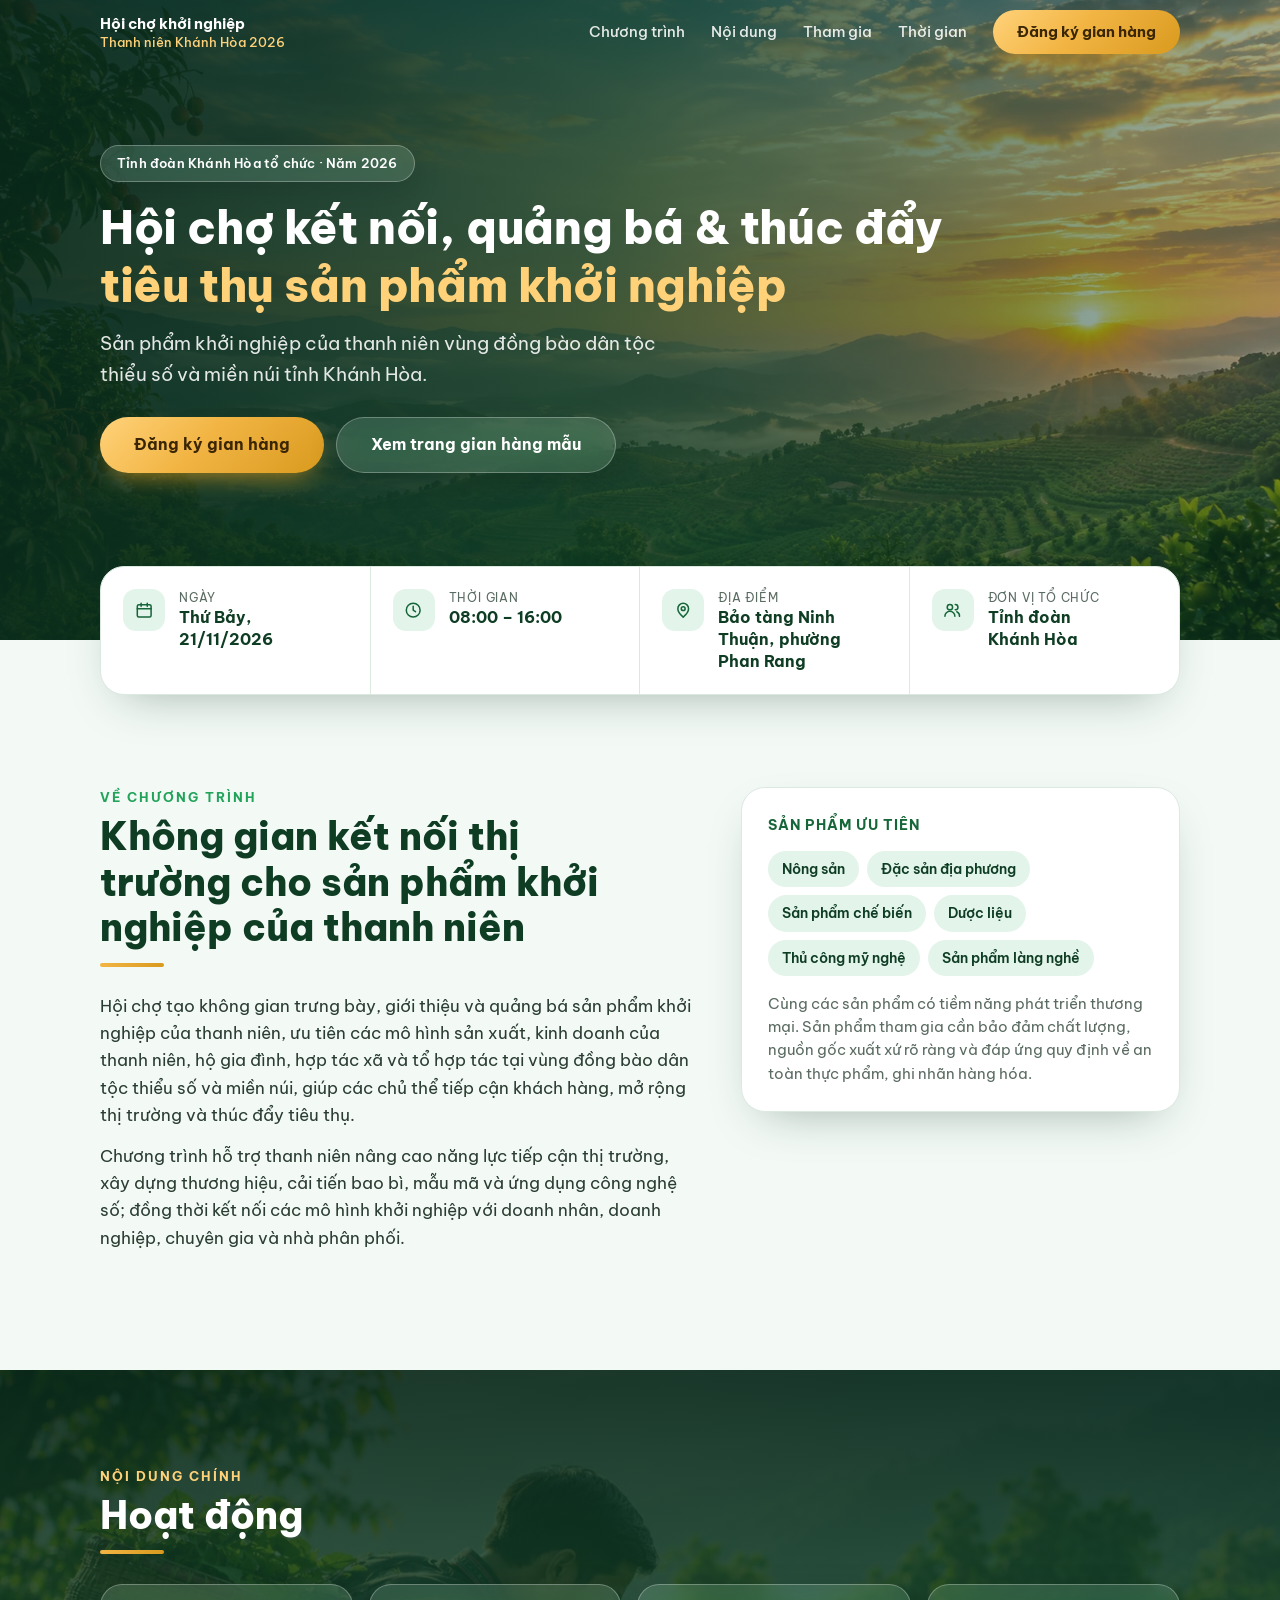
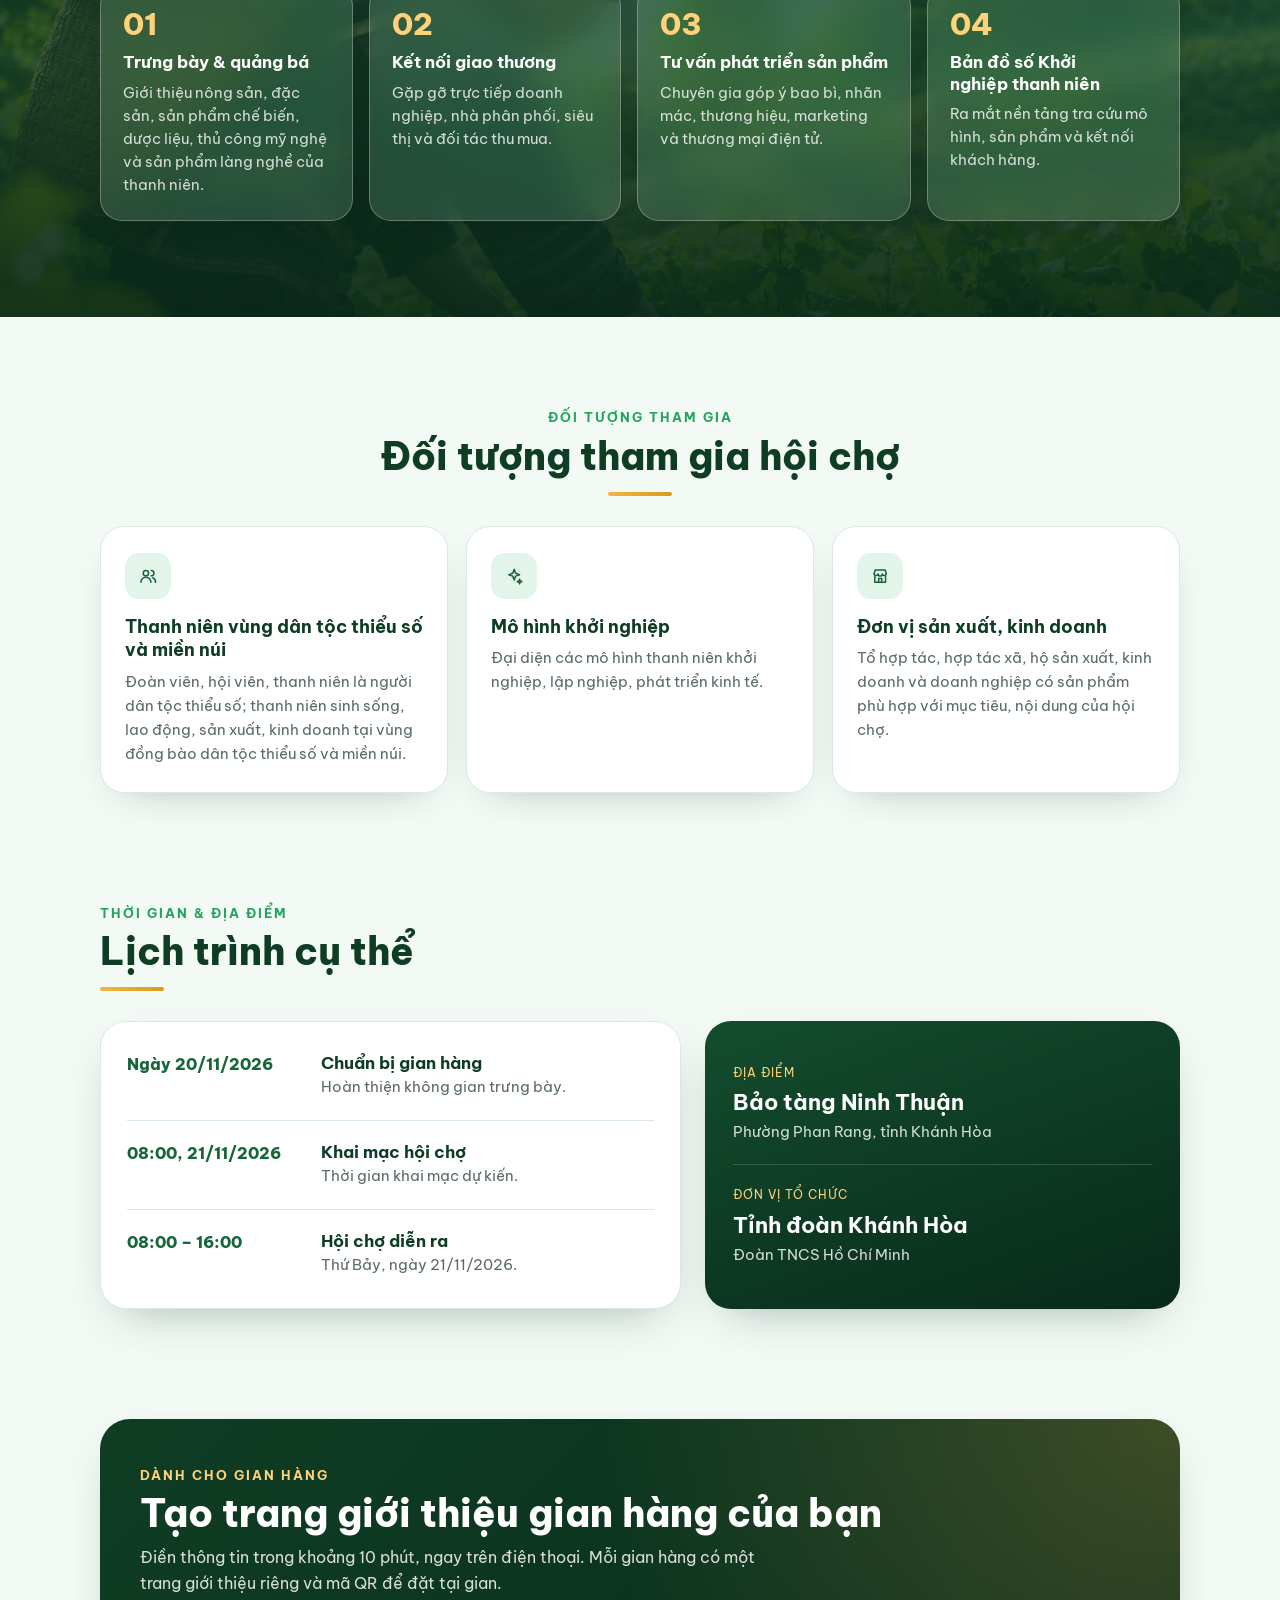
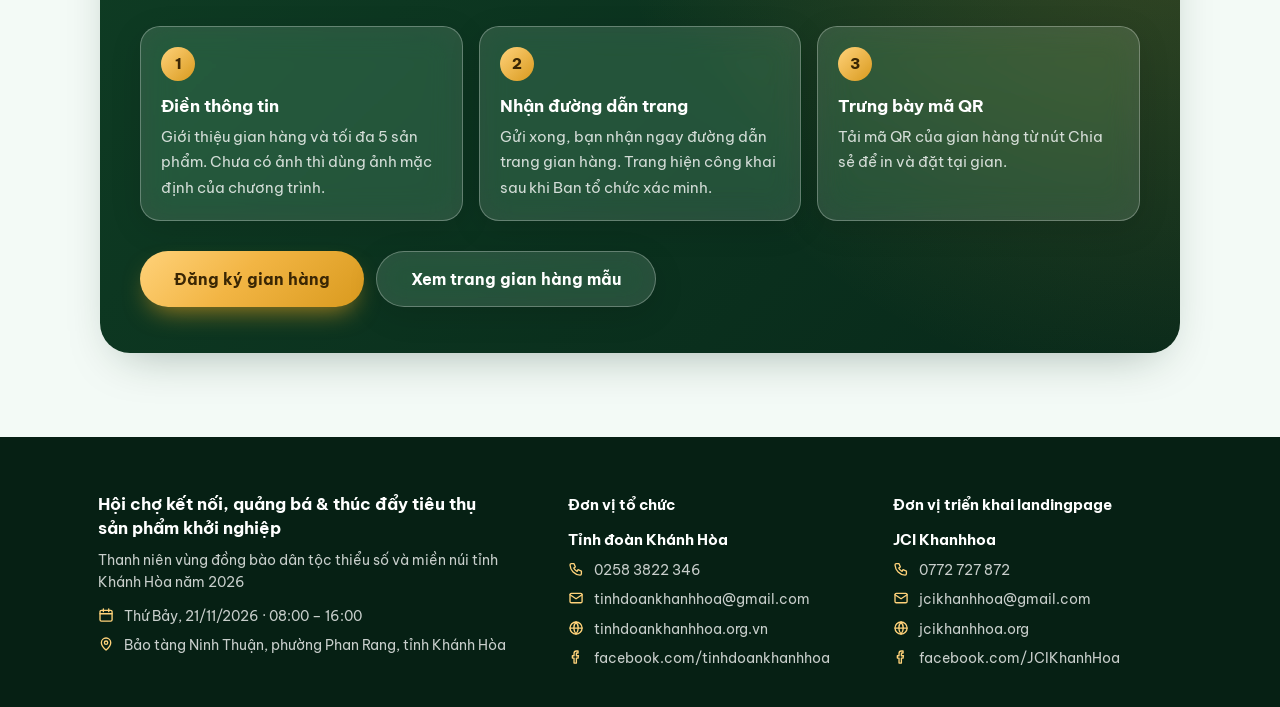
<file: index.html>
<!DOCTYPE html>
<html lang="vi">
<head>
<meta charset="utf-8">
<meta name="viewport" content="width=device-width, initial-scale=1">
<title>Hội chợ Khởi nghiệp Thanh niên vùng DTTS &amp; Miền núi tỉnh Khánh Hòa 2026</title>
<meta name="description" content="Hội chợ kết nối, quảng bá và thúc đẩy tiêu thụ sản phẩm khởi nghiệp của thanh niên vùng đồng bào dân tộc thiểu số và miền núi tỉnh Khánh Hòa năm 2026. Thứ Bảy, 21/11/2026 tại Bảo tàng Ninh Thuận.">
<link rel="preconnect" href="https://fonts.googleapis.com">
<link rel="preconnect" href="https://fonts.gstatic.com" crossorigin>
<link href="https://fonts.googleapis.com/css2?family=Be+Vietnam+Pro:wght@400;500;600;700;800&display=swap" rel="stylesheet">
<link rel="stylesheet" href="/css/form.css">
<style>
  /* Trang chủ: cùng ngôn ngữ thiết kế với trang gian hàng (xanh lá + vàng, kính mờ, bo góc lớn, biểu tượng một màu).
     Token màu, nút, chân trang lấy từ /css/form.css; phần dưới chỉ là bố cục riêng của trang chủ. */
  .h-wrap{max-width:1120px;margin:0 auto;padding:0 20px}
  .glass{background:rgba(255,255,255,.14);-webkit-backdrop-filter:blur(16px) saturate(150%);backdrop-filter:blur(16px) saturate(150%);border:1px solid rgba(255,255,255,.28);box-shadow:0 8px 32px rgba(0,0,0,.12)}
  .reveal{opacity:0;transform:translateY(24px);transition:opacity .7s ease,transform .7s ease}
  .reveal.in{opacity:1;transform:none}
  section{scroll-margin-top:72px}

  /* ---------- thanh đầu trang ---------- */
  .h-nav{position:sticky;top:0;z-index:50;transition:background .3s,box-shadow .3s}
  .h-nav .in{display:flex;align-items:center;gap:18px;height:64px}
  .h-brand{display:flex;flex-direction:column;line-height:1.2;text-decoration:none;color:#fff;min-width:0}
  .h-brand b{font-size:15px;font-weight:700;white-space:nowrap;overflow:hidden;text-overflow:ellipsis}
  .h-brand small{margin-top:2px;font-size:12.5px;font-weight:500;color:#ffd27a}
  .h-nav.solid{background:rgba(15,61,36,.84);-webkit-backdrop-filter:blur(14px);backdrop-filter:blur(14px);box-shadow:0 6px 24px rgba(0,0,0,.18)}
  .h-links{margin-left:auto;display:flex;align-items:center;gap:26px}
  .h-links a{color:rgba(255,255,255,.88);text-decoration:none;font-weight:500;font-size:15px}
  .h-links a:not(.btn):hover{color:#fff}
  .h-links .btn{min-height:44px;padding:0 24px;font-size:15px;font-weight:700;color:#3a2604;white-space:nowrap;gap:0}
  @media(max-width:860px){.h-links a:not(.btn){display:none}.h-links{margin-left:auto}}
  @media(max-width:520px){.h-more{display:none}.h-brand b{font-size:14px}}
  @media(max-width:420px){.h-brand small{display:none}.h-links .btn{min-height:42px;padding:0 20px}}

  /* ---------- banner ---------- */
  .h-hero{position:relative;margin-top:-64px;padding:128px 0 150px;color:#fff;overflow:hidden;min-height:640px;display:flex;align-items:center}
  .h-hero .bg{position:absolute;inset:0;width:100%;height:100%;object-fit:cover;z-index:0}
  .h-hero::before{content:"";position:absolute;inset:0;z-index:1;background:linear-gradient(100deg,rgba(8,41,26,.93) 0%,rgba(15,61,36,.8) 46%,rgba(15,61,36,.32) 100%),linear-gradient(0deg,rgba(8,41,26,.6),transparent 42%)}
  .h-hero .h-wrap{position:relative;z-index:2;width:100%}
  .h-chip{display:inline-flex;align-items:center;border-radius:999px;padding:7px 16px;font-size:13px;font-weight:600;letter-spacing:.2px}
  /* tiêu đề 2 câu, mỗi câu một dòng (câu thứ hai màu vàng); hẹp màn hình thì từng câu tự xuống dòng cân đều */
  .h-hero h1{margin:18px 0 16px;max-width:980px;font-size:clamp(26px,4.3vw,46px);line-height:1.18;font-weight:800;letter-spacing:-.4px}
  .h-hero h1 .l{display:block;text-wrap:balance}
  .h-hero h1 .gold{margin-top:4px;color:#ffd27a}
  .h-sub{margin:0 0 28px;max-width:600px;font-size:clamp(16px,2.2vw,19px);color:rgba(255,255,255,.88)}
  .h-actions{display:flex;flex-wrap:wrap;gap:12px}
  .h-btn-glass,.h-btn-glass:hover{color:#fff}
  .h-hero .btn,.h-cta-act .btn{min-height:56px;padding:0 34px;font-size:16px}
  /* nút vàng: hover chỉ sáng nền nhẹ, giữ nguyên màu chữ */
  .btn-gold{transition:filter .18s,transform .12s,box-shadow .18s}
  .btn-gold:hover{filter:brightness(1.07) saturate(1.05);color:#3a2604;box-shadow:0 14px 30px -10px rgba(217,154,30,.9)}
  .h-btn-glass:hover{background:rgba(255,255,255,.22)}

  /* ---------- thẻ thông tin ngay dưới banner ---------- */
  .h-facts{position:relative;z-index:4;margin-top:-74px}
  .h-facts-in{display:grid;grid-template-columns:repeat(4,1fr);background:#fff;border:1px solid var(--line);border-radius:24px;box-shadow:var(--shadow);overflow:hidden}
  .h-fact{display:flex;gap:14px;align-items:flex-start;padding:22px 22px;border-right:1px solid var(--line)}
  .h-fact:last-child{border-right:0}
  .h-fact .ic{width:42px;height:42px;border-radius:13px;display:grid;place-items:center;flex:none;background:var(--g-100);color:var(--g-700)}
  .h-fact small{display:block;font-size:11.5px;letter-spacing:.8px;text-transform:uppercase;color:var(--muted)}
  .h-fact b{text-wrap:balance;display:block;font-size:15.5px;line-height:1.4;color:var(--g-900);font-weight:700}
  @media(max-width:960px){.h-facts-in{grid-template-columns:1fr 1fr}.h-fact:nth-child(2){border-right:0}.h-fact:nth-child(-n+2){border-bottom:1px solid var(--line)}}
  @media(max-width:520px){.h-facts-in{grid-template-columns:1fr}.h-fact{border-right:0;border-bottom:1px solid var(--line)}.h-fact:last-child{border-bottom:0}}

  /* ---------- tiêu đề section ---------- */
  .h-kicker{display:block;color:var(--g-500);font-weight:700;font-size:13px;letter-spacing:2px;text-transform:uppercase}
  .h-title{margin:6px 0 12px;font-size:clamp(26px,4vw,38px);line-height:1.2;color:var(--g-900);font-weight:800;text-wrap:balance}
  .h-bar{width:64px;height:4px;border-radius:4px;margin:0 0 26px;background:linear-gradient(90deg,var(--gold),var(--gold-2))}
  .h-center{text-align:center}.h-center .h-bar{margin-left:auto;margin-right:auto}
  .h-dark .h-title{color:#fff}.h-dark .h-kicker{color:#ffd27a}

  /* ---------- về chương trình ---------- */
  .h-about{padding:92px 0 20px}
  .h-about-grid{display:grid;grid-template-columns:1.15fr .85fr;gap:48px;align-items:start}
  .h-about p{margin:0 0 14px;font-size:17px;color:#2b3d32}
  .h-aside{border-radius:24px;padding:26px;background:#fff;border:1px solid var(--line);box-shadow:var(--shadow)}
  .h-aside h3{margin:0 0 14px;font-size:14px;letter-spacing:1px;text-transform:uppercase;color:var(--g-700)}
  .h-tags{display:flex;flex-wrap:wrap;gap:8px}
  .h-tags span{padding:7px 14px;border-radius:999px;background:var(--g-100);color:var(--g-900);font-weight:600;font-size:14px}
  .h-aside p{margin:16px 0 0;font-size:14.5px;color:var(--muted)}
  @media(max-width:900px){.h-about-grid{grid-template-columns:1fr;gap:28px}}

  /* ---------- nội dung chính ---------- */
  .h-dark{position:relative;margin-top:84px;padding:96px 0;color:#fff;overflow:hidden;background:var(--g-950)}
  .h-dark .bg{position:absolute;inset:0;width:100%;height:100%;object-fit:cover;z-index:0}
  .h-dark::before{content:"";position:absolute;inset:0;z-index:1;background:linear-gradient(180deg,rgba(8,41,26,.9) 0%,rgba(15,61,36,.8) 50%,rgba(8,41,26,.92) 100%)}
  .h-dark .h-wrap{position:relative;z-index:2}
  .h-pillars{display:grid;grid-template-columns:repeat(4,1fr);gap:16px;margin-top:30px}
  .h-pl{border-radius:22px;padding:24px 22px}
  .h-pl .n{font-weight:800;font-size:30px;color:#ffd27a;line-height:1}
  .h-pl h3{margin:12px 0 8px;font-size:16.5px;line-height:1.3;text-wrap:balance}
  .h-pl p{margin:0;font-size:14.5px;color:rgba(255,255,255,.8);text-wrap:pretty}
  @media(min-width:1100px){.h-pl:not(:last-child) h3{white-space:nowrap}}
  @media(max-width:1099px){.h-pillars{grid-template-columns:1fr 1fr}}
  @media(max-width:620px){.h-pillars{grid-template-columns:1fr}}

  /* ---------- đối tượng tham gia ---------- */
  .h-who{padding:90px 0 20px}
  .h-who-grid{display:grid;grid-template-columns:repeat(3,1fr);gap:18px;margin-top:30px}
  .h-card{background:#fff;border:1px solid var(--line);border-radius:24px;padding:26px 24px;box-shadow:0 14px 40px -26px rgba(8,41,26,.45)}
  .h-card .ic{width:46px;height:46px;border-radius:14px;display:grid;place-items:center;background:var(--g-100);color:var(--g-700);margin-bottom:16px}
  .h-card h3{margin:0 0 8px;font-size:18px;line-height:1.3;color:var(--g-900)}
  .h-card p{margin:0;font-size:15px;color:var(--muted)}
  @media(max-width:900px){.h-who-grid{grid-template-columns:1fr}}

  /* ---------- thời gian & địa điểm ---------- */
  .h-when{padding:90px 0 20px}
  .h-when-grid{display:grid;grid-template-columns:1.1fr .9fr;gap:24px;margin-top:30px}
  .h-tl{background:#fff;border:1px solid var(--line);border-radius:26px;padding:10px 26px;box-shadow:var(--shadow)}
  .h-tl-i{position:relative;display:grid;grid-template-columns:176px 1fr;gap:18px;padding:20px 0;border-top:1px solid var(--line)}
  .h-tl-i:first-child{border-top:0}
  .h-tl-t{font-weight:800;color:var(--g-700);font-size:16px}
  .h-tl-c b{display:block;font-size:16.5px;color:var(--g-900);line-height:1.35}
  .h-tl-c span{font-size:14.5px;color:var(--muted)}
  .h-place{border-radius:26px;padding:28px;color:#fff;background:linear-gradient(160deg,var(--g-800),var(--g-950));box-shadow:var(--shadow);display:flex;flex-direction:column;justify-content:center}
  .h-place small{font-size:12px;letter-spacing:1px;text-transform:uppercase;color:#ffd27a}
  .h-place b{display:block;margin:6px 0 4px;font-size:22px;line-height:1.3}
  .h-place p{margin:0;color:rgba(255,255,255,.82);font-size:15px}
  .h-place hr{border:0;border-top:1px solid rgba(255,255,255,.16);margin:20px 0}
  @media(max-width:900px){.h-when-grid{grid-template-columns:1fr}}
  @media(max-width:560px){.h-tl{padding:6px 20px}.h-tl-i{grid-template-columns:1fr;gap:4px}}

  /* ---------- dành cho gian hàng ---------- */
  .h-cta{padding:90px 0 84px}
  .h-cta-box{position:relative;border-radius:30px;overflow:hidden;color:#fff;padding:46px 40px;background:linear-gradient(135deg,var(--g-900),var(--g-950));box-shadow:var(--shadow)}
  .h-cta-box::after{content:"";position:absolute;inset:0;pointer-events:none;background:radial-gradient(circle at 100% 0%,rgba(242,181,68,.22),transparent 48%)}
  .h-cta-box>*{position:relative;z-index:1}
  .h-cta-box .h-title{color:#fff;margin-bottom:8px}
  .h-cta-box>p{margin:0;max-width:620px;color:rgba(255,255,255,.84)}
  .h-steps{display:grid;grid-template-columns:repeat(3,1fr);gap:16px;margin:30px 0 30px}
  .h-step{border-radius:20px;padding:20px}
  .h-step .n{width:34px;height:34px;border-radius:50%;display:grid;place-items:center;font-weight:800;font-size:15px;color:#3a2604;background:linear-gradient(135deg,#ffd27a,var(--gold-2))}
  .h-step b{display:block;margin:12px 0 4px;font-size:16.5px}
  .h-step span{font-size:14.5px;color:rgba(255,255,255,.8)}
  .h-cta-act{display:flex;flex-wrap:wrap;gap:12px;align-items:center}
  .h-cta-box>p.h-cta-note{margin:22px 0 0;font-size:14px;color:rgba(255,255,255,.68)}
  @media(max-width:900px){.h-steps{grid-template-columns:1fr}.h-cta-box{padding:34px 24px}}
  @media(max-width:480px){.h-cta-act .btn{width:100%}}

  @media(prefers-reduced-motion:reduce){.reveal{opacity:1;transform:none}}
</style>
</head>
<body>

<!-- Thanh đầu trang -->
<header class="h-nav" id="nav">
  <div class="h-wrap in">
    <a class="h-brand" href="/"><b>Hội chợ khởi nghiệp</b><small>Thanh niên Khánh Hòa 2026</small></a>
    <nav class="h-links" aria-label="Điều hướng">
      <a href="#chuong-trinh">Chương trình</a>
      <a href="#noi-dung">Nội dung</a>
      <a href="#tham-gia">Tham gia</a>
      <a href="#thoi-gian">Thời gian</a>
      <a class="btn btn-gold" href="/dang-ky/"><span>Đăng ký<span class="h-more"> gian hàng</span></span></a>
    </nav>
  </div>
</header>

<!-- Banner -->
<section class="h-hero" id="top">
  <img class="bg" src="/assets/default-cover.webp" alt="" fetchpriority="high">
  <div class="h-wrap">
    <span class="h-chip glass">Tỉnh đoàn Khánh Hòa tổ chức · Năm 2026</span>
    <h1><span class="l">Hội chợ kết&nbsp;nối, quảng&nbsp;bá &amp; thúc&nbsp;đẩy</span> <span class="l gold">tiêu&nbsp;thụ sản&nbsp;phẩm khởi&nbsp;nghiệp</span></h1>
    <p class="h-sub">Sản phẩm khởi nghiệp của thanh niên vùng đồng bào dân tộc thiểu số và miền núi tỉnh Khánh Hòa.</p>
    <div class="h-actions">
      <a class="btn btn-gold" href="/dang-ky/">Đăng ký gian hàng</a>
      <a class="btn h-btn-glass glass" href="/gian-hang/">Xem trang gian hàng mẫu</a>
    </div>
  </div>
</section>

<!-- Thông tin nhanh -->
<div class="h-facts">
  <div class="h-wrap">
    <div class="h-facts-in reveal">
      <div class="h-fact"><span class="ic"><svg class="ico"><use href="#i-cal"/></svg></span><div><small>Ngày</small><b>Thứ Bảy, 21/11/2026</b></div></div>
      <div class="h-fact"><span class="ic"><svg class="ico"><use href="#i-clock"/></svg></span><div><small>Thời gian</small><b>08:00 – 16:00</b></div></div>
      <div class="h-fact"><span class="ic"><svg class="ico"><use href="#i-pin"/></svg></span><div><small>Địa điểm</small><b>Bảo tàng Ninh Thuận, phường Phan Rang</b></div></div>
      <div class="h-fact"><span class="ic"><svg class="ico"><use href="#i-users"/></svg></span><div><small>Đơn vị tổ chức</small><b>Tỉnh đoàn Khánh Hòa</b></div></div>
    </div>
  </div>
</div>

<main>
  <!-- Về chương trình -->
  <section class="h-about" id="chuong-trinh">
    <div class="h-wrap">
      <div class="h-about-grid">
        <div class="reveal">
          <span class="h-kicker">Về chương trình</span>
          <h2 class="h-title">Không gian kết nối thị trường cho sản phẩm khởi nghiệp của thanh niên</h2>
          <div class="h-bar"></div>
          <p>Hội chợ tạo không gian trưng bày, giới thiệu và quảng bá sản phẩm khởi nghiệp của thanh niên, ưu tiên các mô hình sản xuất, kinh doanh của thanh niên, hộ gia đình, hợp tác xã và tổ hợp tác tại vùng đồng bào dân tộc thiểu số và miền núi, giúp các chủ thể tiếp cận khách hàng, mở rộng thị trường và thúc đẩy tiêu thụ.</p>
          <p>Chương trình hỗ trợ thanh niên nâng cao năng lực tiếp cận thị trường, xây dựng thương hiệu, cải tiến bao bì, mẫu mã và ứng dụng công nghệ số; đồng thời kết nối các mô hình khởi nghiệp với doanh nhân, doanh nghiệp, chuyên gia và nhà phân phối.</p>
        </div>
        <aside class="h-aside reveal">
          <h3>Sản phẩm ưu tiên</h3>
          <div class="h-tags">
            <span>Nông sản</span><span>Đặc sản địa phương</span><span>Sản phẩm chế biến</span><span>Dược liệu</span><span>Thủ công mỹ nghệ</span><span>Sản phẩm làng nghề</span>
          </div>
          <p>Cùng các sản phẩm có tiềm năng phát triển thương mại. Sản phẩm tham gia cần bảo đảm chất lượng, nguồn gốc xuất xứ rõ ràng và đáp ứng quy định về an toàn thực phẩm, ghi nhãn hàng hóa.</p>
        </aside>
      </div>
    </div>
  </section>

  <!-- Nội dung chính -->
  <section class="h-dark" id="noi-dung">
    <img class="bg" src="/assets/default-story.webp" alt="" loading="lazy">
    <div class="h-wrap">
      <span class="h-kicker">Nội dung chính</span>
      <h2 class="h-title">Hoạt động</h2>
      <div class="h-bar"></div>
      <div class="h-pillars">
        <div class="h-pl glass reveal"><div class="n">01</div><h3>Trưng bày &amp; quảng bá</h3><p>Giới thiệu nông sản, đặc sản, sản phẩm chế biến, dược liệu, thủ công mỹ nghệ và sản phẩm làng nghề của thanh niên.</p></div>
        <div class="h-pl glass reveal"><div class="n">02</div><h3>Kết nối giao thương</h3><p>Gặp gỡ trực tiếp doanh nghiệp, nhà phân phối, siêu thị và đối tác thu mua.</p></div>
        <div class="h-pl glass reveal"><div class="n">03</div><h3>Tư vấn phát triển sản phẩm</h3><p>Chuyên gia góp ý bao bì, nhãn mác, thương hiệu, marketing và thương mại điện tử.</p></div>
        <div class="h-pl glass reveal"><div class="n">04</div><h3>Bản đồ số Khởi nghiệp thanh niên</h3><p>Ra mắt nền tảng tra cứu mô hình, sản phẩm và kết nối khách hàng.</p></div>
      </div>
    </div>
  </section>

  <!-- Đối tượng tham gia -->
  <section class="h-who" id="tham-gia">
    <div class="h-wrap">
      <div class="h-center reveal">
        <span class="h-kicker">Đối tượng tham gia</span>
        <h2 class="h-title">Đối tượng tham gia hội chợ</h2>
        <div class="h-bar"></div>
      </div>
      <div class="h-who-grid">
        <div class="h-card reveal"><span class="ic"><svg class="ico"><use href="#i-users"/></svg></span><h3>Thanh niên vùng dân tộc thiểu số và miền núi</h3><p>Đoàn viên, hội viên, thanh niên là người dân tộc thiểu số; thanh niên sinh sống, lao động, sản xuất, kinh doanh tại vùng đồng bào dân tộc thiểu số và miền núi.</p></div>
        <div class="h-card reveal"><span class="ic"><svg class="ico"><use href="#i-spark"/></svg></span><h3>Mô hình khởi nghiệp</h3><p>Đại diện các mô hình thanh niên khởi nghiệp, lập nghiệp, phát triển kinh tế.</p></div>
        <div class="h-card reveal"><span class="ic"><svg class="ico"><use href="#i-store"/></svg></span><h3>Đơn vị sản xuất, kinh doanh</h3><p>Tổ hợp tác, hợp tác xã, hộ sản xuất, kinh doanh và doanh nghiệp có sản phẩm phù hợp với mục tiêu, nội dung của hội chợ.</p></div>
      </div>
    </div>
  </section>

  <!-- Thời gian & địa điểm -->
  <section class="h-when" id="thoi-gian">
    <div class="h-wrap">
      <div class="reveal">
        <span class="h-kicker">Thời gian &amp; địa điểm</span>
        <h2 class="h-title">Lịch trình cụ thể</h2>
        <div class="h-bar"></div>
      </div>
      <div class="h-when-grid">
        <div class="h-tl reveal">
          <div class="h-tl-i"><div class="h-tl-t">Ngày 20/11/2026</div><div class="h-tl-c"><b>Chuẩn bị gian hàng</b><span>Hoàn thiện không gian trưng bày.</span></div></div>
          <div class="h-tl-i"><div class="h-tl-t">08:00, 21/11/2026</div><div class="h-tl-c"><b>Khai mạc hội chợ</b><span>Thời gian khai mạc dự kiến.</span></div></div>
          <div class="h-tl-i"><div class="h-tl-t">08:00 – 16:00</div><div class="h-tl-c"><b>Hội chợ diễn ra</b><span>Thứ Bảy, ngày 21/11/2026.</span></div></div>
        </div>
        <div class="h-place reveal">
          <small>Địa điểm</small>
          <b>Bảo tàng Ninh Thuận</b>
          <p>Phường Phan Rang, tỉnh Khánh Hòa</p>
          <hr>
          <small>Đơn vị tổ chức</small>
          <b>Tỉnh đoàn Khánh Hòa</b>
          <p>Đoàn TNCS Hồ Chí Minh</p>
        </div>
      </div>
    </div>
  </section>

  <!-- Dành cho gian hàng -->
  <section class="h-cta" id="dang-ky">
    <div class="h-wrap">
      <div class="h-cta-box reveal">
        <span class="h-kicker" style="color:#ffd27a">Dành cho gian hàng</span>
        <h2 class="h-title">Tạo trang giới thiệu gian hàng của bạn</h2>
        <p>Điền thông tin trong khoảng 10 phút, ngay trên điện thoại. Mỗi gian hàng có một trang giới thiệu riêng và mã QR để đặt tại gian.</p>
        <div class="h-steps">
          <div class="h-step glass"><div class="n">1</div><b>Điền thông tin</b><span>Giới thiệu gian hàng và tối đa 5 sản phẩm. Chưa có ảnh thì dùng ảnh mặc định của chương trình.</span></div>
          <div class="h-step glass"><div class="n">2</div><b>Nhận đường dẫn trang</b><span>Gửi xong, bạn nhận ngay đường dẫn trang gian hàng. Trang hiện công khai sau khi Ban tổ chức xác minh.</span></div>
          <div class="h-step glass"><div class="n">3</div><b>Trưng bày mã QR</b><span>Tải mã QR của gian hàng từ nút Chia sẻ để in và đặt tại gian.</span></div>
        </div>
        <div class="h-cta-act">
          <a class="btn btn-gold" href="/dang-ky/">Đăng ký gian hàng</a>
          <a class="btn h-btn-glass glass" href="/gian-hang/">Xem trang gian hàng mẫu</a>
        </div>
      </div>
    </div>
  </section>
</main>

<footer>
  <div class="wrap">
    <div class="f-grid">
      <div>
        <div class="f-title">Hội chợ kết nối, quảng bá &amp; thúc đẩy tiêu thụ sản phẩm khởi nghiệp</div>
        <p style="margin:8px 0 12px">Thanh niên vùng đồng bào dân tộc thiểu số và miền núi tỉnh Khánh Hòa năm 2026</p>
        <ul>
          <li><svg class="ico"><use href="#i-cal"/></svg><span>Thứ Bảy, 21/11/2026 · 08:00 – 16:00</span></li>
          <li><svg class="ico"><use href="#i-pin"/></svg><span>Bảo tàng Ninh Thuận, phường Phan Rang, tỉnh Khánh Hòa</span></li>
        </ul>
      </div>
      <div>
        <h4>Đơn vị tổ chức</h4>
        <ul>
          <li><b class="org">Tỉnh đoàn Khánh Hòa</b></li>
          <li><svg class="ico"><use href="#i-phone"/></svg><a href="tel:02583822346">0258 3822 346</a></li>
          <li><svg class="ico"><use href="#i-mail"/></svg><a href="mailto:tinhdoankhanhhoa@gmail.com">tinhdoankhanhhoa@gmail.com</a></li>
          <li><svg class="ico"><use href="#i-web"/></svg><a href="https://tinhdoankhanhhoa.org.vn" target="_blank" rel="noopener noreferrer">tinhdoankhanhhoa.org.vn</a></li>
          <li><svg class="ico"><use href="#i-fb"/></svg><a href="https://www.facebook.com/tinhdoankhanhhoa" target="_blank" rel="noopener noreferrer">facebook.com/tinhdoankhanhhoa</a></li>
        </ul>
      </div>
      <div>
        <h4>Đơn vị triển khai landingpage</h4>
        <ul>
          <li><b class="org">JCI Khanhhoa</b></li>
          <li><svg class="ico"><use href="#i-phone"/></svg><a href="tel:0772727872">0772 727 872</a></li>
          <li><svg class="ico"><use href="#i-mail"/></svg><a href="mailto:jcikhanhhoa@gmail.com">jcikhanhhoa@gmail.com</a></li>
          <li><svg class="ico"><use href="#i-web"/></svg><a href="https://jcikhanhhoa.org/" target="_blank" rel="noopener noreferrer">jcikhanhhoa.org</a></li>
          <li><svg class="ico"><use href="#i-fb"/></svg><a href="https://www.facebook.com/JCIKhanhHoa" target="_blank" rel="noopener noreferrer">facebook.com/JCIKhanhHoa</a></li>
        </ul>
      </div>
    </div>
  </div>
</footer>

<svg width="0" height="0" style="position:absolute" aria-hidden="true">
  <symbol id="i-phone" viewBox="0 0 24 24"><path d="M5 4h4l2 5-2.5 1.5a11 11 0 0 0 5 5L15 13l5 2v4a2 2 0 0 1-2 2A16 16 0 0 1 3 6a2 2 0 0 1 2-2"/></symbol>
  <symbol id="i-pin" viewBox="0 0 24 24"><path d="M12 21s-7-6.2-7-11a7 7 0 0 1 14 0c0 4.8-7 11-7 11z"/><circle cx="12" cy="10" r="2.5"/></symbol>
  <symbol id="i-cal" viewBox="0 0 24 24"><rect x="3" y="5" width="18" height="16" rx="2"/><path d="M16 3v4M8 3v4M3 10h18"/></symbol>
  <symbol id="i-clock" viewBox="0 0 24 24"><circle cx="12" cy="12" r="9"/><path d="M12 7v5l3 2"/></symbol>
  <symbol id="i-users" viewBox="0 0 24 24"><circle cx="9" cy="8" r="3.5"/><path d="M2.5 20a6.5 6.5 0 0 1 13 0"/><path d="M16 4.5a3.5 3.5 0 0 1 0 7M18 14a6 6 0 0 1 3.5 6"/></symbol>
  <symbol id="i-spark" viewBox="0 0 24 24"><path d="M12 3l1.9 5.1L19 10l-5.1 1.9L12 17l-1.9-5.1L5 10l5.1-1.9z"/><path d="M19 16l.8 2.2L22 19l-2.2.8L19 22l-.8-2.2L16 19l2.2-.8z"/></symbol>
  <symbol id="i-store" viewBox="0 0 24 24"><path d="M4 9l1.5-5h13L20 9"/><path d="M4 9a2.7 2.7 0 0 0 5.3 0 2.7 2.7 0 0 0 5.4 0A2.7 2.7 0 0 0 20 9"/><path d="M5 12v8h14v-8"/><path d="M10 20v-5h4v5"/></symbol>
  <symbol id="i-fb" viewBox="0 0 24 24"><path d="M15 3h-2.5A3.5 3.5 0 0 0 9 6.5V10H6.5v3.5H9V21h3.5v-7.5H15l.6-3.5h-3.1V7a1 1 0 0 1 1-1H15z"/></symbol>
  <symbol id="i-web" viewBox="0 0 24 24"><circle cx="12" cy="12" r="9"/><path d="M3 12h18M12 3a14 14 0 0 1 0 18M12 3a14 14 0 0 0 0 18"/></symbol>
  <symbol id="i-mail" viewBox="0 0 24 24"><rect x="3" y="5" width="18" height="14" rx="2"/><path d="M3 7l9 6 9-6"/></symbol>
</svg>

<script>
  // Thanh đầu trang đổi nền khi cuộn
  const nav = document.getElementById("nav");
  const onScroll = () => nav.classList.toggle("solid", scrollY > 40);
  addEventListener("scroll", onScroll, { passive: true }); onScroll();
  // Hiệu ứng xuất hiện khi cuộn tới
  const io = new IntersectionObserver(es => es.forEach(e => { if (e.isIntersecting) { e.target.classList.add("in"); io.unobserve(e.target); } }), { threshold: .12 });
  document.querySelectorAll(".reveal").forEach(n => io.observe(n));
</script>
</body>
</html>
</file>
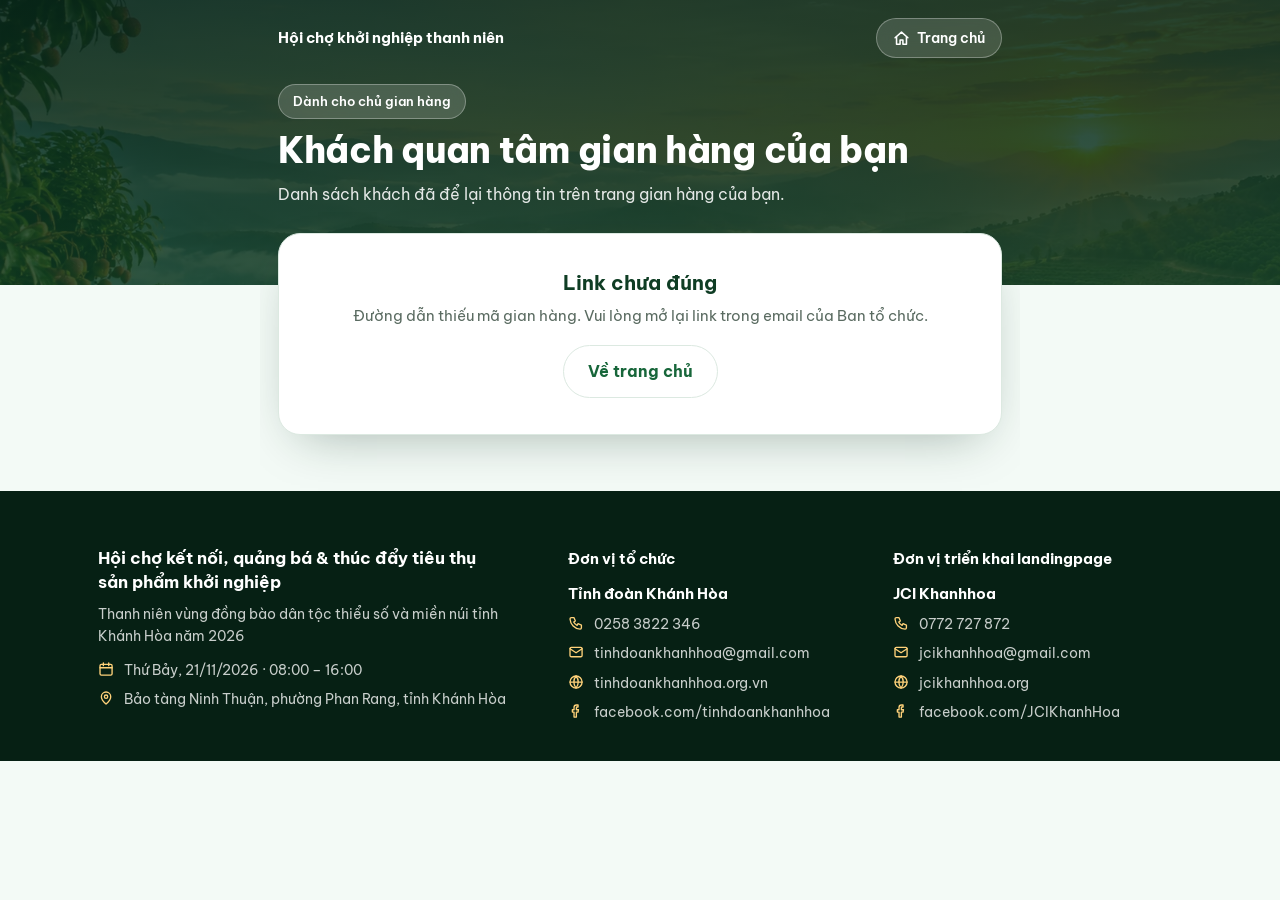
<file: chu-gian-hang/index.html>
<!DOCTYPE html>
<html lang="vi">
<head>
<meta charset="utf-8">
<meta name="viewport" content="width=device-width, initial-scale=1">
<meta name="robots" content="noindex, nofollow">
<meta name="referrer" content="no-referrer">
<title>Khách quan tâm gian hàng · Hội chợ khởi nghiệp thanh niên 2026</title>
<link rel="preconnect" href="https://fonts.googleapis.com">
<link rel="preconnect" href="https://fonts.gstatic.com" crossorigin>
<link href="https://fonts.googleapis.com/css2?family=Be+Vietnam+Pro:wght@400;500;600;700;800&display=swap" rel="stylesheet">
<link rel="stylesheet" href="/css/form.css">
<link rel="stylesheet" href="/css/owner.css">
</head>
<body>

<header class="top">
  <img class="top-bg" src="/assets/default-cover.webp" alt="">
  <div class="wrap top-in">
    <div class="top-row"><a class="brand" href="/">Hội chợ khởi nghiệp thanh niên</a><a class="btn-home" href="/"><svg class="ic"><use href="#i-home"/></svg>Trang chủ</a></div>
    <span class="chip">Dành cho chủ gian hàng</span>
    <h1 id="pageTitle">Khách quan tâm gian hàng của bạn</h1>
    <p id="pageSub">Danh sách khách đã để lại thông tin trên trang gian hàng của bạn.</p>
  </div>
</header>

<main class="wrap main">

  <!-- đang tải -->
  <section class="card center" id="stLoading"><span class="spin dark big"></span><p>Đang tải…</p></section>

  <!-- chưa có mã: dán tay -->
  <section class="card" id="stAsk" hidden>
    <h2>Nhập mã quản lý</h2>
    <p class="lead" id="askMsg">Mở link trong email Ban tổ chức đã gửi cho bạn để vào thẳng đây. Nếu link bị thiếu mã, hãy dán mã quản lý (đoạn chữ dài sau dấu <b>#</b> trong link) vào ô dưới.</p>
    <div class="field">
      <label for="tokIn">Mã quản lý</label>
      <input type="text" id="tokIn" autocomplete="off" spellcheck="false" placeholder="xxxxxxxx-xxxx-xxxx-xxxx-xxxxxxxxxxxx">
      <div class="meta"><span class="err" id="askErr"></span></div>
    </div>
    <button type="button" class="btn btn-main" id="tokGo">Xem danh sách khách</button>
  </section>

  <!-- danh sách -->
  <section id="stMain" hidden>
    <div class="card warn">
      <h2><svg class="ic" viewBox="0 0 24 24" aria-hidden="true"><path d="M12 3l9.5 16.5h-19z"/><path d="M12 10v4.5M12 17.6v.01"/></svg>Bảo mật trang quản lý</h2>
      <p class="lead">Link này cho phép xem thông tin khách của bạn, nên đừng chia sẻ công khai. Trang này được ghi nhớ trên thiết bị đang dùng: nếu đây là máy dùng chung, hãy bấm <b>Thoát</b> sau khi xem xong. Nếu nghi ngờ link bị lộ, hãy đổi link: link cũ sẽ hết hiệu lực ngay.</p>
      <div class="sec-acts">
        <button type="button" class="btn btn-ghost" id="btnLogout">Thoát khỏi thiết bị này</button>
        <button type="button" class="btn btn-ghost btn-danger" id="btnRotate"><svg class="ic" viewBox="0 0 24 24" aria-hidden="true"><path d="M12 3l9.5 16.5h-19z"/><path d="M12 10v4.5M12 17.6v.01"/></svg>Đổi link quản lý</button>
      </div>
      <div class="rotated" id="rotated" hidden>
        <b>Đã đổi link. Hãy lưu link mới này:</b>
        <div class="linkrow"><input type="text" id="newLink" readonly aria-label="Link quản lý mới"><button type="button" class="btn btn-ghost sm" id="copyNew">Sao chép</button></div>
      </div>
    </div>

    <div class="card">
      <div class="own-head">
        <img id="ownLogo" alt="" hidden>
        <div>
          <h2 id="ownName"></h2>
          <span class="badge" id="ownStatus"></span>
        </div>
      </div>
      <div class="own-link">
        <span>Link gian hàng</span>
        <div class="linkrow"><input type="text" id="ownPublic" readonly aria-label="Link gian hàng"><button type="button" class="btn btn-ghost sm" id="copyPublic">Sao chép</button></div>
      </div>
    </div>

    <div class="card">
      <div class="list-top">
        <h2>Khách đã để lại thông tin <span class="count" id="ownCount">0</span></h2>
        <div class="list-acts">
          <button type="button" class="btn btn-ghost sm" id="btnReload">Tải lại</button>
          <button type="button" class="btn btn-main sm" id="btnCsv">Tải CSV</button>
        </div>
      </div>
      <p class="lead" id="ownHint"></p>
      <div id="leadList"></div>
    </div>

  </section>

  <section class="card center" id="stErr" hidden>
    <h2 id="errTitle">Không mở được trang</h2>
    <p class="lead" id="errMsg"></p>
    <a class="btn btn-ghost" href="/">Về trang chủ</a>
  </section>
</main>

<footer>
  <div class="wrap">
    <div class="f-grid">
      <div>
        <div class="f-title">Hội chợ kết nối, quảng bá &amp; thúc đẩy tiêu thụ sản phẩm khởi nghiệp</div>
        <p style="margin:8px 0 12px">Thanh niên vùng đồng bào dân tộc thiểu số và miền núi tỉnh Khánh Hòa năm 2026</p>
        <ul>
          <li><svg class="ico"><use href="#i-cal"/></svg><span>Thứ Bảy, 21/11/2026 · 08:00 – 16:00</span></li>
          <li><svg class="ico"><use href="#i-pin"/></svg><span>Bảo tàng Ninh Thuận, phường Phan Rang, tỉnh Khánh Hòa</span></li>
        </ul>
      </div>
      <div>
        <h4>Đơn vị tổ chức</h4>
        <ul>
          <li><b class="org">Tỉnh đoàn Khánh Hòa</b></li>
          <li><svg class="ico"><use href="#i-phone"/></svg><a href="tel:02583822346">0258 3822 346</a></li>
          <li><svg class="ico"><use href="#i-mail"/></svg><a href="mailto:tinhdoankhanhhoa@gmail.com">tinhdoankhanhhoa@gmail.com</a></li>
          <li><svg class="ico"><use href="#i-web"/></svg><a href="https://tinhdoankhanhhoa.org.vn" target="_blank" rel="noopener noreferrer">tinhdoankhanhhoa.org.vn</a></li>
          <li><svg class="ico"><use href="#i-fb"/></svg><a href="https://www.facebook.com/tinhdoankhanhhoa" target="_blank" rel="noopener noreferrer">facebook.com/tinhdoankhanhhoa</a></li>
        </ul>
      </div>
      <div>
        <h4>Đơn vị triển khai landingpage</h4>
        <ul>
          <li><b class="org">JCI Khanhhoa</b></li>
          <li><svg class="ico"><use href="#i-phone"/></svg><a href="tel:0772727872">0772 727 872</a></li>
          <li><svg class="ico"><use href="#i-mail"/></svg><a href="mailto:jcikhanhhoa@gmail.com">jcikhanhhoa@gmail.com</a></li>
          <li><svg class="ico"><use href="#i-web"/></svg><a href="https://jcikhanhhoa.org/" target="_blank" rel="noopener noreferrer">jcikhanhhoa.org</a></li>
          <li><svg class="ico"><use href="#i-fb"/></svg><a href="https://www.facebook.com/JCIKhanhHoa" target="_blank" rel="noopener noreferrer">facebook.com/JCIKhanhHoa</a></li>
        </ul>
      </div>
    </div>
  </div>
</footer>

<svg width="0" height="0" style="position:absolute" aria-hidden="true">
  <symbol id="i-phone" viewBox="0 0 24 24"><path d="M5 4h4l2 5-2.5 1.5a11 11 0 0 0 5 5L15 13l5 2v4a2 2 0 0 1-2 2A16 16 0 0 1 3 6a2 2 0 0 1 2-2"/></symbol>
  <symbol id="i-pin" viewBox="0 0 24 24"><path d="M12 21s-7-6.2-7-11a7 7 0 0 1 14 0c0 4.8-7 11-7 11z"/><circle cx="12" cy="10" r="2.5"/></symbol>
  <symbol id="i-cal" viewBox="0 0 24 24"><rect x="3" y="5" width="18" height="16" rx="2"/><path d="M16 3v4M8 3v4M3 10h18"/></symbol>
  <symbol id="i-fb" viewBox="0 0 24 24"><path d="M15 3h-2.5A3.5 3.5 0 0 0 9 6.5V10H6.5v3.5H9V21h3.5v-7.5H15l.6-3.5h-3.1V7a1 1 0 0 1 1-1H15z"/></symbol>
  <symbol id="i-home" viewBox="0 0 24 24"><path d="M3 11l9-8 9 8"/><path d="M5 10v10h5v-6h4v6h5V10"/></symbol>
  <symbol id="i-web" viewBox="0 0 24 24"><circle cx="12" cy="12" r="9"/><path d="M3 12h18M12 3a14 14 0 0 1 0 18M12 3a14 14 0 0 0 0 18"/></symbol>
  <symbol id="i-mail" viewBox="0 0 24 24"><rect x="3" y="5" width="18" height="14" rx="2"/><path d="M3 7l9 6 9-6"/></symbol>
</svg>

<!-- Hộp thoại xác nhận / thông báo dùng chung -->
<div class="dlg-bg" id="dlg" hidden>
  <div class="dlg" role="alertdialog" aria-modal="true" aria-labelledby="dlgTitle" aria-describedby="dlgText">
    <div class="dlg-ic" id="dlgIcon" aria-hidden="true"><svg class="ic" viewBox="0 0 24 24"><path d="M12 3l9.5 16.5h-19z"/><path d="M12 10v4.5M12 17.6v.01"/></svg></div>
    <h3 id="dlgTitle"></h3>
    <p id="dlgText"></p>
    <div class="dlg-acts">
      <button type="button" class="btn btn-ghost" id="dlgCancel">Hủy</button>
      <button type="button" class="btn btn-main" id="dlgOk">Đồng ý</button>
    </div>
  </div>
</div>

<script src="/js/themes.js"></script>
<script src="/js/config.js"></script>
<script src="/js/chu-gian-hang.js"></script>
</body>
</html>
</file>
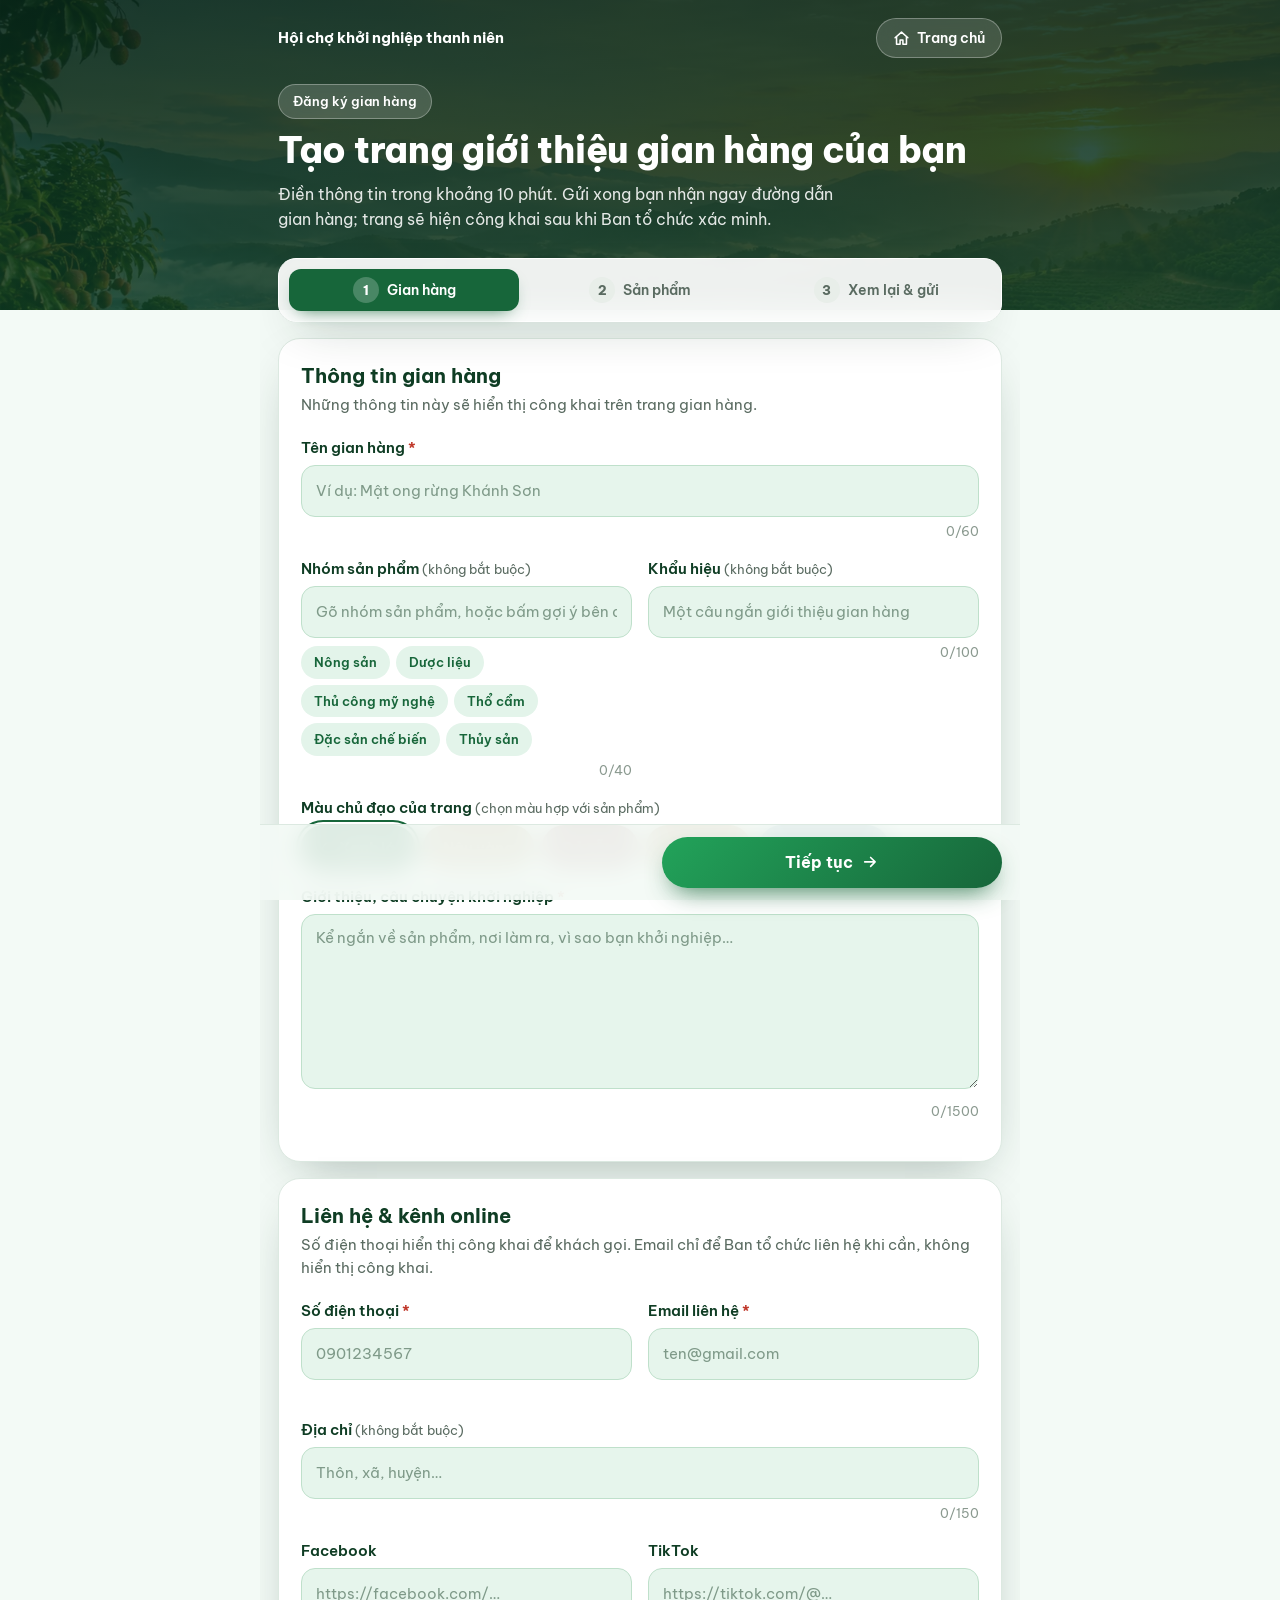
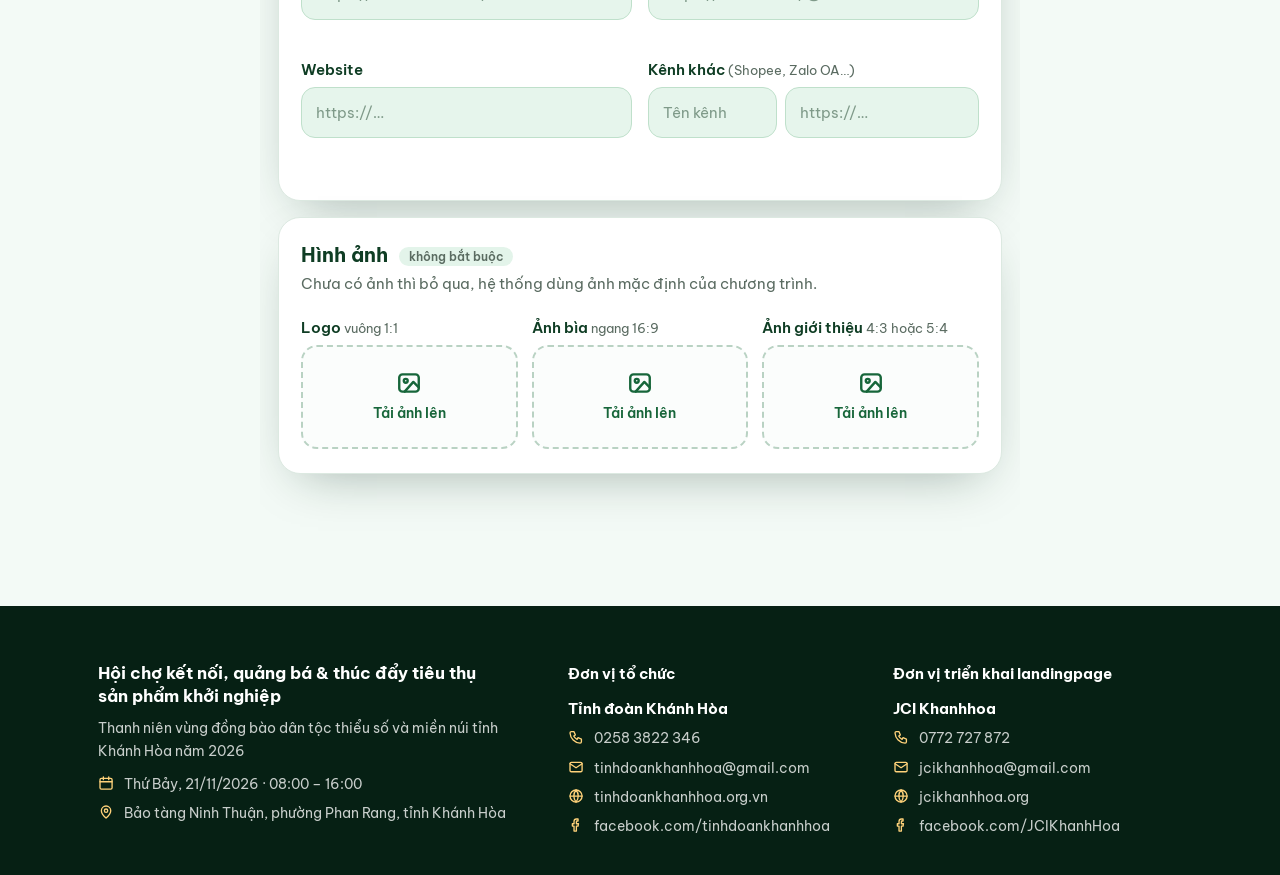
<file: dang-ky/index.html>
<!DOCTYPE html>
<html lang="vi">
<head>
<meta charset="utf-8">
<meta name="viewport" content="width=device-width, initial-scale=1">
<title>Đăng ký gian hàng · Hội chợ khởi nghiệp thanh niên 2026</title>
<meta name="description" content="Đăng ký thông tin gian hàng để có trang giới thiệu sản phẩm tại Hội chợ khởi nghiệp thanh niên vùng DTTS & miền núi Khánh Hòa 2026.">
<link rel="preconnect" href="https://fonts.googleapis.com">
<link rel="preconnect" href="https://fonts.gstatic.com" crossorigin>
<link href="https://fonts.googleapis.com/css2?family=Be+Vietnam+Pro:wght@400;500;600;700;800&display=swap" rel="stylesheet">
<link rel="stylesheet" href="/css/form.css">
</head>
<body>

<header class="top">
  <img class="top-bg" src="/assets/default-cover.webp" alt="">
  <div class="wrap top-in">
    <div class="top-row"><a class="brand" href="/">Hội chợ khởi nghiệp thanh niên</a><a class="btn-home" href="/"><svg class="ic"><use href="#i-home"/></svg>Trang chủ</a></div>
    <span class="chip">Đăng ký gian hàng</span>
    <h1>Tạo trang giới thiệu gian hàng của bạn</h1>
    <p>Điền thông tin trong khoảng 10 phút. Gửi xong bạn nhận ngay đường dẫn gian hàng; trang sẽ hiện công khai sau khi Ban tổ chức xác minh.</p>
  </div>
</header>

<main class="wrap main">

  <ol class="stepper" id="stepper" aria-label="Các bước đăng ký">
    <li class="st active" data-step="1"><span class="n">1</span><span class="t">Gian hàng</span></li>
    <li class="st" data-step="2"><span class="n">2</span><span class="t">Sản phẩm</span></li>
    <li class="st" data-step="3"><span class="n">3</span><span class="t">Xem lại &amp; gửi</span></li>
  </ol>

  <form id="regForm" novalidate autocomplete="off">
    <!-- ô bẫy bot: người thật không thấy, bot hay điền -->
    <div class="hp" aria-hidden="true"><label>Để trống<input type="text" name="hp_trap" id="hp_trap" tabindex="-1" autocomplete="off"></label></div>

    <!-- ============ BƯỚC 1 ============ -->
    <section class="step" id="step1">
      <div class="card">
        <h2>Thông tin gian hàng</h2>
        <p class="lead">Những thông tin này sẽ hiển thị công khai trên trang gian hàng.</p>

        <div class="field">
          <label for="ten_gian_hang">Tên gian hàng <b class="req">*</b></label>
          <input id="ten_gian_hang" type="text" maxlength="60" placeholder="Ví dụ: Mật ong rừng Khánh Sơn">
          <div class="meta"><span class="err"></span><span class="cnt" data-for="ten_gian_hang"></span></div>
        </div>

        <div class="grid2">
          <div class="field">
            <label for="nhom_san_pham">Nhóm sản phẩm <i>(không bắt buộc)</i></label>
            <input id="nhom_san_pham" type="text" maxlength="40" placeholder="Gõ nhóm sản phẩm, hoặc bấm gợi ý bên dưới">
            <div class="chips" id="nhomChips" aria-label="Gợi ý nhóm sản phẩm"></div>
            <div class="meta"><span class="err"></span><span class="cnt" data-for="nhom_san_pham"></span></div>
          </div>
          <div class="field">
            <label for="khau_hieu">Khẩu hiệu <i>(không bắt buộc)</i></label>
            <input id="khau_hieu" type="text" maxlength="100" placeholder="Một câu ngắn giới thiệu gian hàng">
            <div class="meta"><span class="err"></span><span class="cnt" data-for="khau_hieu"></span></div>
          </div>
        </div>

        <div class="field">
          <label>Màu chủ đạo của trang <i>(chọn màu hợp với sản phẩm)</i></label>
          <div class="themes" id="themes" role="radiogroup"></div>
        </div>

        <div class="field">
          <label for="gioi_thieu">Giới thiệu, câu chuyện khởi nghiệp <b class="req">*</b></label>
          <textarea id="gioi_thieu" rows="6" maxlength="1500" placeholder="Kể ngắn về sản phẩm, nơi làm ra, vì sao bạn khởi nghiệp…"></textarea>
          <div class="meta"><span class="err"></span><span class="cnt" data-for="gioi_thieu"></span></div>
        </div>
      </div>

      <div class="card">
        <h2>Liên hệ &amp; kênh online</h2>
        <p class="lead">Số điện thoại hiển thị công khai để khách gọi. Email chỉ để Ban tổ chức liên hệ khi cần, không hiển thị công khai.</p>

        <div class="grid2">
          <div class="field">
            <label for="sdt">Số điện thoại <b class="req">*</b></label>
            <input id="sdt" type="tel" inputmode="tel" maxlength="14" placeholder="0901234567">
            <div class="meta"><span class="err"></span></div>
          </div>
          <div class="field">
            <label for="email">Email liên hệ <b class="req">*</b></label>
            <input id="email" type="email" inputmode="email" maxlength="100" placeholder="ten@gmail.com">
            <div class="meta"><span class="err"></span></div>
          </div>
        </div>

        <div class="field">
          <label for="dia_chi">Địa chỉ <i>(không bắt buộc)</i></label>
          <input id="dia_chi" type="text" maxlength="150" placeholder="Thôn, xã, huyện…">
          <div class="meta"><span class="err"></span><span class="cnt" data-for="dia_chi"></span></div>
        </div>

        <div class="grid2">
          <div class="field"><label for="facebook">Facebook</label>
            <input id="facebook" type="url" inputmode="url" maxlength="200" placeholder="https://facebook.com/…">
            <div class="meta"><span class="err"></span></div></div>
          <div class="field"><label for="tiktok">TikTok</label>
            <input id="tiktok" type="url" inputmode="url" maxlength="200" placeholder="https://tiktok.com/@…">
            <div class="meta"><span class="err"></span></div></div>
          <div class="field"><label for="website">Website</label>
            <input id="website" type="url" inputmode="url" maxlength="200" placeholder="https://…">
            <div class="meta"><span class="err"></span></div></div>
          <div class="field"><label for="kenh_khac_ten">Kênh khác <i>(Shopee, Zalo OA…)</i></label>
            <div class="pair">
              <input id="kenh_khac_ten" type="text" maxlength="30" placeholder="Tên kênh">
              <input id="kenh_khac_link" type="url" inputmode="url" maxlength="200" placeholder="https://…">
            </div>
            <div class="meta"><span class="err" data-err-for="kenh_khac_ten"></span><span class="err" data-err-for="kenh_khac_link"></span></div></div>
        </div>
      </div>

      <div class="card">
        <h2>Hình ảnh <span class="opt">không bắt buộc</span></h2>
        <p class="lead">Chưa có ảnh thì bỏ qua, hệ thống dùng ảnh mặc định của chương trình.</p>
        <div class="grid3" id="brandUploads"></div>
      </div>

      <div class="bar"><span></span><button type="button" class="btn btn-main" data-go="2">Tiếp tục <svg class="ic" viewBox="0 0 24 24"><path d="M5 12h14M13 6l6 6-6 6"/></svg></button></div>
    </section>

    <!-- ============ BƯỚC 2 ============ -->
    <section class="step" id="step2" hidden>
      <div class="card">
        <h2>Sản phẩm tiêu biểu</h2>
        <p class="lead">Nhập tối đa 5 sản phẩm. Khối nào để trống hoàn toàn thì hệ thống bỏ qua.</p>
        <div id="prodList"></div>
        <button type="button" class="add" id="addProd"></button>
        <p class="limit" id="prodLimit" hidden>Mỗi gian hàng tối đa 5 sản phẩm. Cần thêm xin liên hệ Ban tổ chức.</p>
      </div>
      <div class="bar">
        <button type="button" class="btn btn-ghost" data-go="1"><svg class="ic" viewBox="0 0 24 24"><path d="M19 12H5M11 6l-6 6 6 6"/></svg> Quay lại</button>
        <button type="button" class="btn btn-main" data-go="3">Tiếp tục <svg class="ic" viewBox="0 0 24 24"><path d="M5 12h14M13 6l6 6-6 6"/></svg></button>
      </div>
    </section>

    <!-- ============ BƯỚC 3 ============ -->
    <section class="step" id="step3" hidden>
      <div class="card">
        <h2>Kiểm tra lại trước khi gửi</h2>
        <p class="lead">Nếu cần sửa, bấm “Quay lại”. Sau khi gửi, thông tin do Ban tổ chức kiểm tra rồi mới đưa lên trang.</p>
        <div id="review"></div>

        <label class="consent">
          <input type="checkbox" id="dong_y">
          <span>Tôi xác nhận thông tin trên là chính xác và đồng ý để Ban tổ chức hiển thị công khai trang giới thiệu gian hàng của tôi tại Hội chợ khởi nghiệp thanh niên 2026.</span>
        </label>
        <div class="meta"><span class="err" id="err_dong_y"></span></div>
        <div class="alert" id="submitErr" hidden></div>
      </div>
      <div class="bar">
        <button type="button" class="btn btn-ghost" data-go="2"><svg class="ic" viewBox="0 0 24 24"><path d="M19 12H5M11 6l-6 6 6 6"/></svg> Quay lại</button>
        <button type="submit" class="btn btn-gold" id="btnSubmit"><span class="spin"></span><span class="lbl">Gửi đăng ký</span></button>
      </div>
    </section>
  </form>

  <!-- ============ THÀNH CÔNG ============ -->
  <section class="card done" id="done" hidden>
    <div class="tick"><svg viewBox="0 0 24 24"><path d="M5 12.5l4.5 4.5L19 7.5"/></svg></div>
    <h2>Đã nhận thông tin đăng ký gian hàng</h2>
    <p>Trang của bạn đang được xử lý. Sau khi xử lý xong, bạn có thể truy cập và chia sẻ thông tin gian hàng.</p>

    <div class="linkbox">
      <div class="linkbox-t">Đường dẫn gian hàng của bạn — hãy lưu lại</div>
      <div class="linkbox-row">
        <input type="text" id="doneLink" readonly aria-label="Đường dẫn gian hàng">
        <button type="button" class="btn btn-ghost" id="copyLink">Sao chép</button>
      </div>
    </div>

    <p class="note" id="doneLocal" hidden>Đây là bản chạy thử trên máy: dữ liệu chưa được gửi đi đâu.</p>
    <div class="done-act">
      <a class="btn btn-ghost" href="/gian-hang/">Xem trang mẫu</a>
      <a class="btn btn-main" id="doneStatus" href="/gian-hang/">Xem trạng thái trang của tôi</a>
    </div>
  </section>
</main>

<footer>
  <div class="wrap">
    <div class="f-grid">
      <div>
        <div class="f-title">Hội chợ kết nối, quảng bá &amp; thúc đẩy tiêu thụ sản phẩm khởi nghiệp</div>
        <p style="margin:8px 0 12px">Thanh niên vùng đồng bào dân tộc thiểu số và miền núi tỉnh Khánh Hòa năm 2026</p>
        <ul>
          <li><svg class="ico"><use href="#i-cal"/></svg><span>Thứ Bảy, 21/11/2026 · 08:00 – 16:00</span></li>
          <li><svg class="ico"><use href="#i-pin"/></svg><span>Bảo tàng Ninh Thuận, phường Phan Rang, tỉnh Khánh Hòa</span></li>
        </ul>
      </div>
      <div>
        <h4>Đơn vị tổ chức</h4>
        <ul>
          <li><b class="org">Tỉnh đoàn Khánh Hòa</b></li>
          <li><svg class="ico"><use href="#i-phone"/></svg><a href="tel:02583822346">0258 3822 346</a></li>
          <li><svg class="ico"><use href="#i-mail"/></svg><a href="mailto:tinhdoankhanhhoa@gmail.com">tinhdoankhanhhoa@gmail.com</a></li>
          <li><svg class="ico"><use href="#i-web"/></svg><a href="https://tinhdoankhanhhoa.org.vn" target="_blank" rel="noopener noreferrer">tinhdoankhanhhoa.org.vn</a></li>
          <li><svg class="ico"><use href="#i-fb"/></svg><a href="https://www.facebook.com/tinhdoankhanhhoa" target="_blank" rel="noopener noreferrer">facebook.com/tinhdoankhanhhoa</a></li>
        </ul>
      </div>
      <div>
        <h4>Đơn vị triển khai landingpage</h4>
        <ul>
          <li><b class="org">JCI Khanhhoa</b></li>
          <li><svg class="ico"><use href="#i-phone"/></svg><a href="tel:0772727872">0772 727 872</a></li>
          <li><svg class="ico"><use href="#i-mail"/></svg><a href="mailto:jcikhanhhoa@gmail.com">jcikhanhhoa@gmail.com</a></li>
          <li><svg class="ico"><use href="#i-web"/></svg><a href="https://jcikhanhhoa.org/" target="_blank" rel="noopener noreferrer">jcikhanhhoa.org</a></li>
          <li><svg class="ico"><use href="#i-fb"/></svg><a href="https://www.facebook.com/JCIKhanhHoa" target="_blank" rel="noopener noreferrer">facebook.com/JCIKhanhHoa</a></li>
        </ul>
      </div>
    </div>
  </div>
</footer>

<svg width="0" height="0" style="position:absolute" aria-hidden="true">
  <symbol id="i-phone" viewBox="0 0 24 24"><path d="M5 4h4l2 5-2.5 1.5a11 11 0 0 0 5 5L15 13l5 2v4a2 2 0 0 1-2 2A16 16 0 0 1 3 6a2 2 0 0 1 2-2"/></symbol>
  <symbol id="i-pin" viewBox="0 0 24 24"><path d="M12 21s-7-6.2-7-11a7 7 0 0 1 14 0c0 4.8-7 11-7 11z"/><circle cx="12" cy="10" r="2.5"/></symbol>
  <symbol id="i-cal" viewBox="0 0 24 24"><rect x="3" y="5" width="18" height="16" rx="2"/><path d="M16 3v4M8 3v4M3 10h18"/></symbol>
  <symbol id="i-fb" viewBox="0 0 24 24"><path d="M15 3h-2.5A3.5 3.5 0 0 0 9 6.5V10H6.5v3.5H9V21h3.5v-7.5H15l.6-3.5h-3.1V7a1 1 0 0 1 1-1H15z"/></symbol>
  <symbol id="i-home" viewBox="0 0 24 24"><path d="M3 11l9-8 9 8"/><path d="M5 10v10h5v-6h4v6h5V10"/></symbol>
  <symbol id="i-web" viewBox="0 0 24 24"><circle cx="12" cy="12" r="9"/><path d="M3 12h18M12 3a14 14 0 0 1 0 18M12 3a14 14 0 0 0 0 18"/></symbol>
  <symbol id="i-mail" viewBox="0 0 24 24"><rect x="3" y="5" width="18" height="14" rx="2"/><path d="M3 7l9 6 9-6"/></symbol>
</svg>

<script src="/js/config.js"></script>
<script src="/js/validate.js"></script>
<script src="/js/api.js"></script>
<script src="/js/form.js"></script>
</body>
</html>
</file>
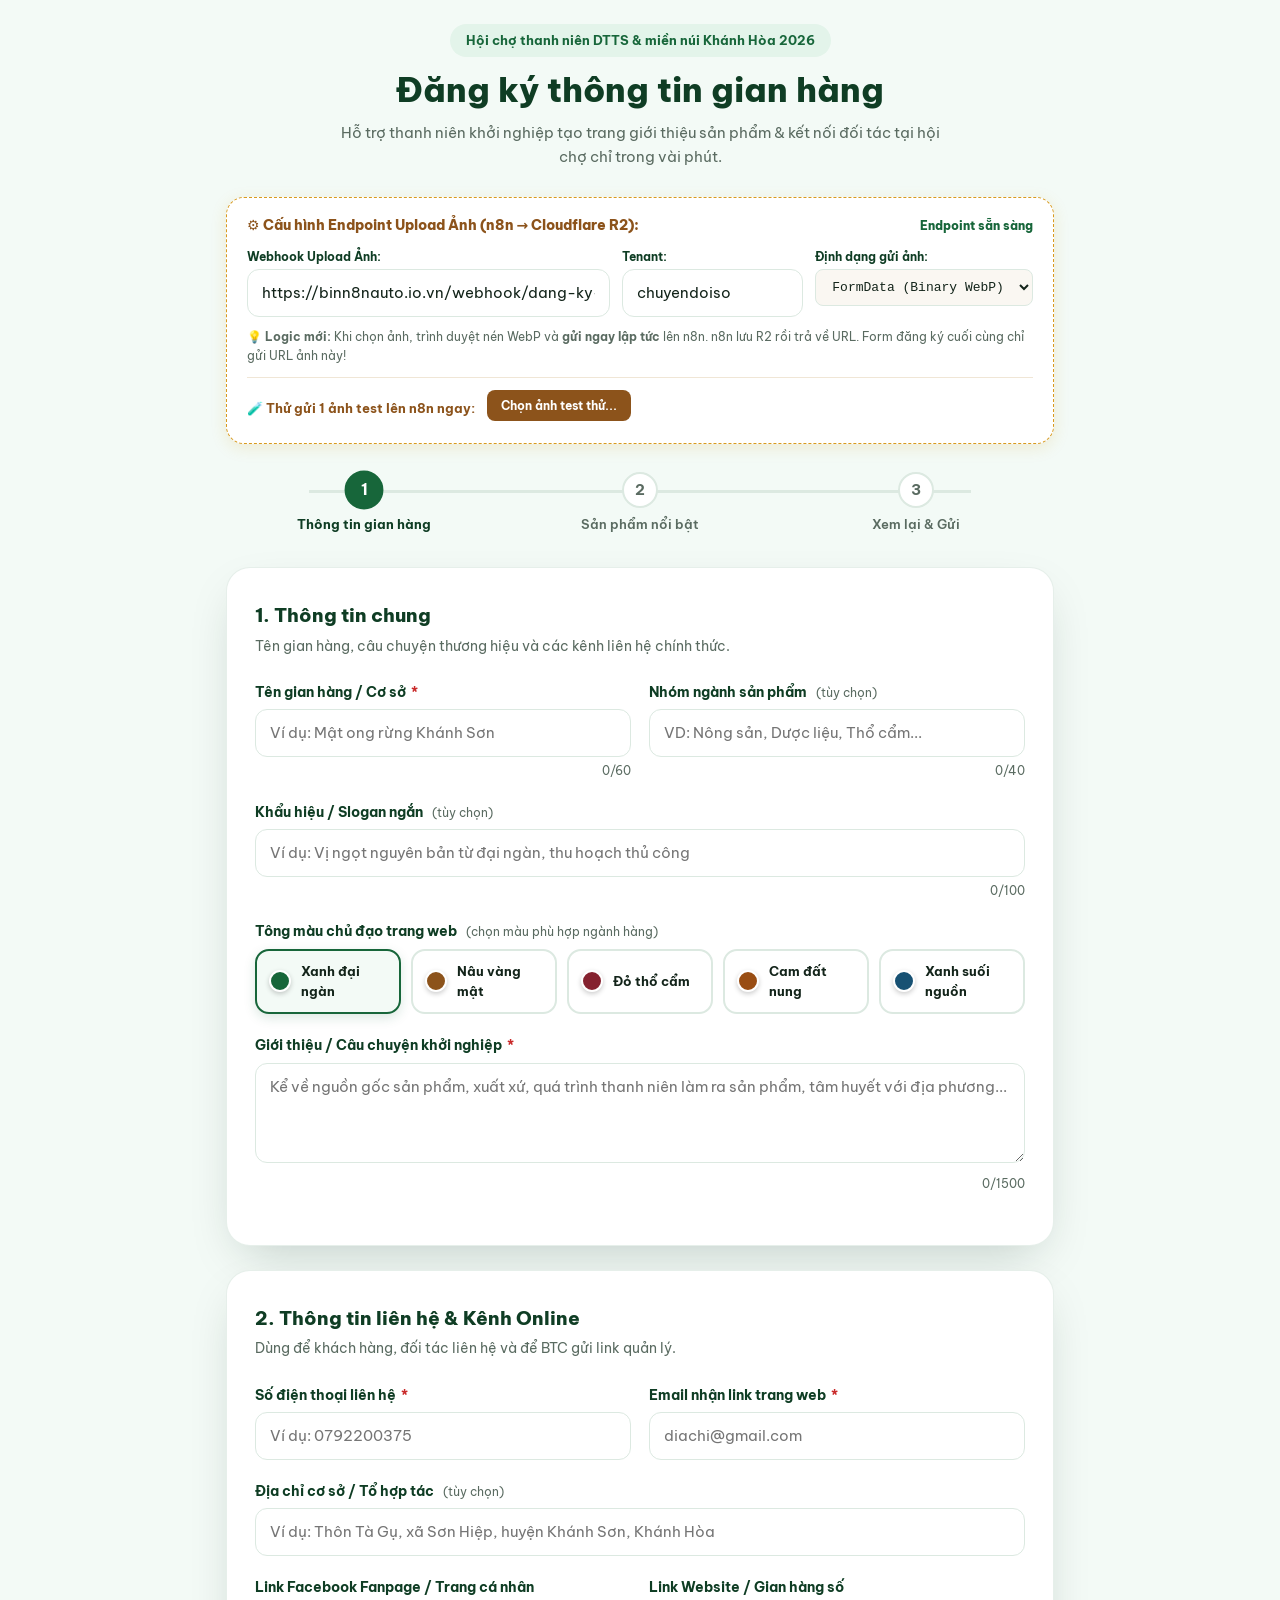
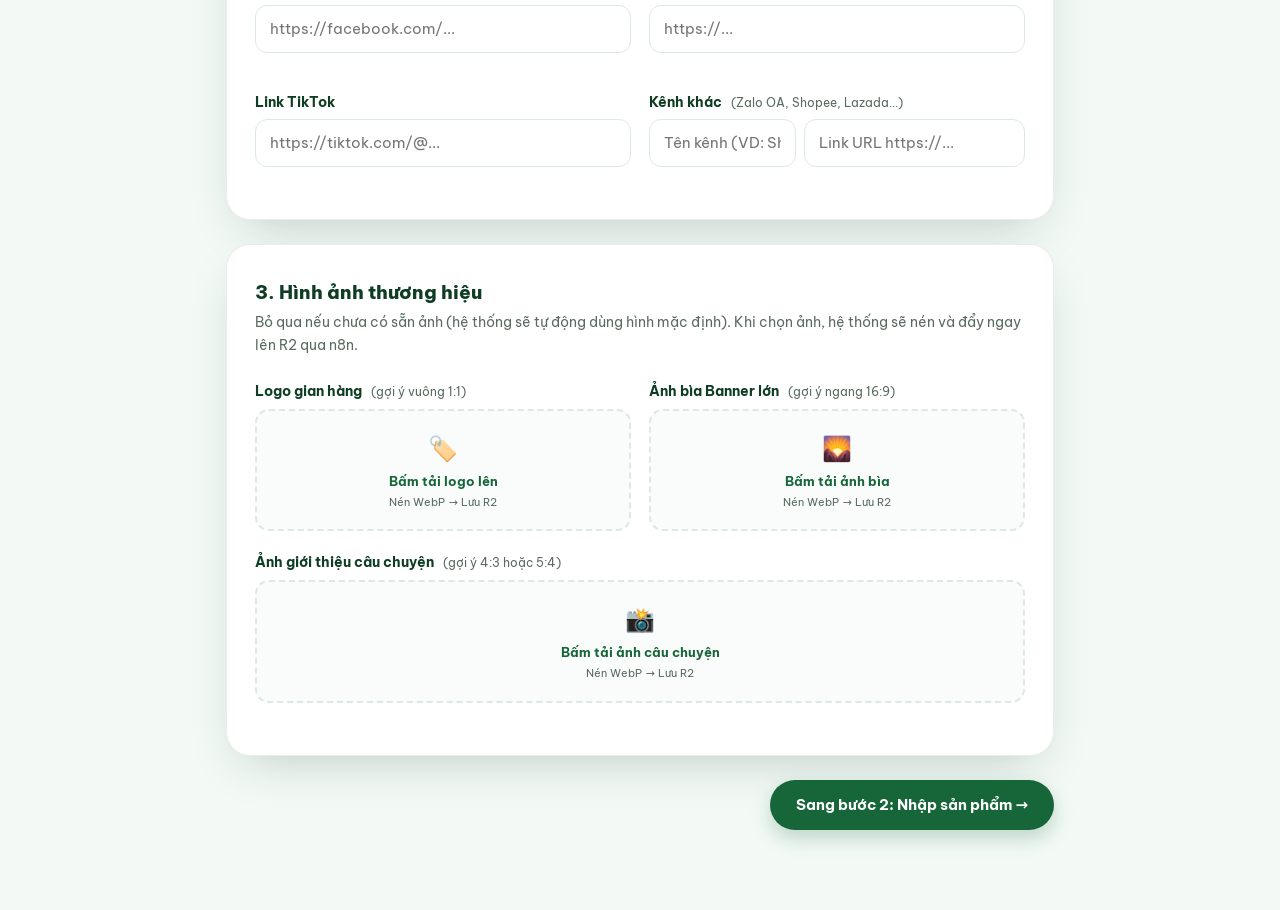
<file: dang-ky.html>
<!doctype html>
<html lang="vi">
<head>
<meta charset="utf-8">
<meta name="viewport" content="width=device-width, initial-scale=1">
<title>Đăng ký gian hàng · Hội chợ khởi nghiệp thanh niên 2026</title>
<link rel="preconnect" href="https://fonts.googleapis.com">
<link rel="preconnect" href="https://fonts.gstatic.com" crossorigin>
<link href="https://fonts.googleapis.com/css2?family=Be+Vietnam+Pro:wght@400;500;600;700;800&display=swap" rel="stylesheet">
<style>
  :root {
    --g-950: #08291a; --g-900: #0f3d24; --g-800: #134d2e; --g-700: #17663a; --g-500: #22a35a;
    --g-100: #e3f4ea; --g-50: #f3faf6; --gold: #f2b544; --gold-2: #d99a1e; --ink: #13241a;
    --muted: #5a6b61; --line: #dce9e1; --err: #c92a2a; --shadow: 0 18px 50px -18px rgba(8,41,26,.25);
  }
  * { box-sizing: border-box; }
  body {
    margin: 0; font: 15px/1.6 "Be Vietnam Pro", system-ui, sans-serif;
    color: var(--ink); background: var(--g-50);
  }
  .wrap { max-width: 860px; margin: 0 auto; padding: 24px 16px 80px; }
  
  /* Header */
  .header { text-align: center; margin-bottom: 28px; }
  .badge {
    display: inline-block; padding: 6px 16px; border-radius: 999px;
    background: var(--g-100); color: var(--g-700); font-size: 13px; font-weight: 700; margin-bottom: 12px;
  }
  .header h1 { font-size: clamp(24px, 4vw, 34px); line-height: 1.25; margin: 0 0 10px; color: var(--g-900); font-weight: 800; }
  .header p { color: var(--muted); margin: 0 auto; max-width: 600px; font-size: 15px; }

  /* Dev / Test Config Bar */
  .dev-bar {
    background: #fff; border: 1.5px dashed var(--gold-2); border-radius: 18px;
    padding: 16px 20px; margin-bottom: 28px; box-shadow: 0 4px 16px rgba(217,154,30,.15);
  }
  .dev-bar .title {
    font-weight: 800; color: #8c531b; font-size: 14px; margin-bottom: 10px;
    display: flex; align-items: center; justify-content: space-between;
  }
  .dev-grid { display: grid; grid-template-columns: 2fr 1fr; gap: 12px; margin-bottom: 10px; }
  .dev-bar input, .dev-bar select {
    width: 100%; padding: 9px 12px; border: 1px solid var(--line); border-radius: 8px;
    font-family: monospace; font-size: 13px; background: #faf7f2;
  }
  .dev-bar small { display: block; color: var(--muted); font-size: 12px; }

  /* Quick Image Test Box inside Dev Bar */
  .quick-test {
    margin-top: 12px; padding-top: 12px; border-top: 1px solid #f0e6d6;
    display: flex; align-items: center; gap: 12px; flex-wrap: wrap;
  }
  .quick-test-label { font-size: 13px; font-weight: 700; color: #8c531b; }
  .btn-test-file {
    padding: 6px 14px; background: #8c531b; color: #fff; border-radius: 8px;
    font-size: 12px; font-weight: 700; cursor: pointer; border: 0; display: inline-flex; align-items: center; gap: 6px;
  }
  .test-result-box {
    width: 100%; font-family: monospace; font-size: 12px; padding: 10px 12px;
    background: #1a1f1c; color: #6ee7b7; border-radius: 8px; margin-top: 8px; display: none;
    max-height: 160px; overflow-y: auto; white-space: pre-wrap; word-break: break-all;
  }

  /* Stepper */
  .stepper {
    display: flex; justify-content: space-between; position: relative; margin-bottom: 32px;
  }
  .stepper::before {
    content: ""; position: absolute; top: 18px; left: 10%; right: 10%; height: 3px;
    background: var(--line); z-index: 0;
  }
  .step-progress {
    position: absolute; top: 18px; left: 10%; height: 3px; background: var(--g-500);
    z-index: 1; transition: width .3s ease; width: 0%;
  }
  .step-item {
    position: relative; z-index: 2; display: flex; flex-direction: column;
    align-items: center; gap: 6px; flex: 1; text-align: center;
  }
  .step-num {
    width: 36px; height: 36px; border-radius: 50%; background: #fff; border: 2px solid var(--line);
    display: grid; place-items: center; font-weight: 700; color: var(--muted); transition: all .2s;
  }
  .step-name { font-size: 13px; font-weight: 600; color: var(--muted); }
  .step-item.active .step-num { background: var(--g-700); border-color: var(--g-700); color: #fff; transform: scale(1.08); }
  .step-item.active .step-name { color: var(--g-900); font-weight: 700; }
  .step-item.done .step-num { background: var(--g-500); border-color: var(--g-500); color: #fff; }

  /* Card */
  .card {
    background: #fff; border-radius: 24px; padding: 32px 28px;
    box-shadow: var(--shadow); border: 1px solid rgba(220,233,225,.7); margin-bottom: 24px;
  }
  .sec-title {
    font-size: 19px; font-weight: 800; color: var(--g-900); margin: 0 0 4px;
    display: flex; align-items: center; gap: 8px;
  }
  .sec-desc { color: var(--muted); font-size: 14px; margin: 0 0 24px; }

  /* Form Controls */
  .grid-2 { display: grid; grid-template-columns: 1fr 1fr; gap: 18px; }
  .form-group { margin-bottom: 20px; }
  label { display: block; font-weight: 700; font-size: 14px; margin-bottom: 6px; color: var(--g-900); }
  label .req { color: var(--err); margin-left: 2px; }
  label .hint { font-weight: 400; font-size: 12px; color: var(--muted); margin-left: 6px; }
  input[type="text"], input[type="tel"], input[type="email"], input[type="number"], input[type="url"], textarea, select {
    width: 100%; padding: 11px 14px; border: 1.5px solid var(--line); border-radius: 12px;
    font: inherit; font-size: 15px; color: var(--ink); background: #fff; transition: all .15s;
  }
  input:focus, textarea:focus, select:focus {
    outline: none; border-color: var(--g-500); box-shadow: 0 0 0 3px var(--g-100);
  }
  textarea { min-height: 100px; resize: vertical; }
  .char-count { font-size: 12px; color: var(--muted); text-align: right; margin-top: 4px; }
  .err-msg { font-size: 12px; color: var(--err); margin-top: 4px; display: none; }
  .has-err input, .has-err textarea { border-color: var(--err); background: #fff8f8; }
  .has-err .err-msg { display: block; }

  /* Color Palette Selection */
  .theme-options { display: grid; grid-template-columns: repeat(auto-fit, minmax(130px, 1fr)); gap: 10px; margin-top: 6px; }
  .theme-card {
    border: 2px solid var(--line); border-radius: 14px; padding: 10px 12px; cursor: pointer;
    display: flex; align-items: center; gap: 10px; transition: all .2s; background: #fff;
  }
  .theme-card:hover { border-color: var(--g-500); transform: translateY(-2px); }
  .theme-card.active { border-color: var(--g-700); background: var(--g-50); box-shadow: 0 4px 12px rgba(23,102,58,.15); }
  .dot-color { width: 22px; height: 22px; border-radius: 50%; border: 2px solid #fff; box-shadow: 0 2px 5px rgba(0,0,0,.2); flex: none; }
  .theme-label { font-size: 13px; font-weight: 700; color: var(--ink); }

  /* Image Upload Box with Instant Upload State */
  .upload-box {
    border: 2px dashed var(--line); border-radius: 14px; padding: 18px 16px; text-align: center;
    background: #fafcfb; cursor: pointer; transition: all .2s; position: relative;
  }
  .upload-box:hover { border-color: var(--g-500); background: var(--g-100); }
  .upload-box input[type="file"] { position: absolute; inset: 0; opacity: 0; cursor: pointer; width: 100%; height: 100%; }
  .upload-icon { font-size: 24px; margin-bottom: 4px; }
  .upload-text { font-size: 13px; font-weight: 700; color: var(--g-700); }
  .upload-ratio { font-size: 11px; color: var(--muted); margin-top: 2px; }

  /* Uploading / Uploaded Card */
  .img-card {
    display: flex; align-items: center; gap: 12px; background: #fff; border: 1.5px solid var(--line);
    border-radius: 14px; padding: 10px 14px; margin-top: 8px; transition: all .2s;
  }
  .img-card.is-uploading { border-color: var(--gold-2); background: #fffdf9; }
  .img-card.is-done { border-color: var(--g-500); background: #f6fcf8; }
  .img-card.is-error { border-color: var(--err); background: #fff5f5; }
  .img-card img { width: 56px; height: 56px; object-fit: cover; border-radius: 10px; flex: none; background: #eee; }
  .img-meta { flex: 1; min-width: 0; font-size: 12px; }
  .img-meta-name { font-weight: 700; white-space: nowrap; overflow: hidden; text-overflow: ellipsis; color: var(--g-900); }
  .img-meta-status { font-size: 11px; margin-top: 3px; display: flex; align-items: center; gap: 6px; }
  .status-tag { display: inline-block; padding: 2px 8px; border-radius: 6px; font-weight: 700; font-size: 11px; }
  .tag-uploading { background: #fff3db; color: #a66005; }
  .tag-done { background: var(--g-100); color: var(--g-700); }
  .tag-err { background: #ffeaea; color: var(--err); }
  .img-url-link { font-family: monospace; color: var(--g-700); text-decoration: underline; white-space: nowrap; overflow: hidden; text-overflow: ellipsis; display: block; max-width: 280px; margin-top: 2px; }
  .btn-remove-img {
    background: none; border: 0; color: var(--err); font-size: 20px; cursor: pointer; padding: 6px; border-radius: 8px; flex: none;
  }
  .btn-remove-img:hover { background: #ffeaea; }

  /* Product Block */
  .prod-card {
    border: 1.5px solid var(--line); border-radius: 18px; padding: 20px; margin-bottom: 20px;
    background: #fafcfb; position: relative;
  }
  .prod-header { display: flex; justify-content: space-between; align-items: center; margin-bottom: 16px; }
  .prod-badge {
    background: var(--gold); color: #3a2604; font-weight: 800; font-size: 12px;
    padding: 4px 10px; border-radius: 8px;
  }
  .btn-del-prod {
    background: none; border: 0; color: var(--err); font-size: 13px; font-weight: 700; cursor: pointer;
  }
  .btn-del-prod:hover { text-decoration: underline; }
  .btn-add-prod {
    width: 100%; border: 2px dashed var(--g-500); background: #fff; color: var(--g-700);
    padding: 14px; border-radius: 16px; font-weight: 700; font-size: 15px; cursor: pointer;
    display: flex; align-items: center; justify-content: center; gap: 8px; transition: all .2s;
  }
  .btn-add-prod:hover { background: var(--g-100); }
  .prod-limit-msg {
    text-align: center; color: #b86c22; font-weight: 600; font-size: 13px; margin-top: 10px; display: none;
  }

  /* Review Summary Step 3 */
  .review-sec { background: var(--g-50); border-radius: 16px; padding: 18px; margin-bottom: 16px; }
  .review-sec h4 { margin: 0 0 10px; font-size: 15px; color: var(--g-900); border-bottom: 1px solid var(--line); padding-bottom: 6px; }
  .review-row { display: flex; justify-content: space-between; font-size: 14px; margin-bottom: 6px; }
  .review-row .k { color: var(--muted); }
  .review-row .v { font-weight: 600; text-align: right; max-width: 65%; word-break: break-word; }

  /* Actions */
  .actions { display: flex; justify-content: space-between; gap: 14px; margin-top: 24px; }
  .btn {
    display: inline-flex; align-items: center; justify-content: center; gap: 8px;
    padding: 13px 26px; border-radius: 999px; font: inherit; font-size: 15px; font-weight: 700;
    cursor: pointer; border: 0; transition: all .15s; text-decoration: none;
  }
  .btn:active { transform: scale(.98); }
  .btn-next { background: var(--g-700); color: #fff; box-shadow: 0 8px 20px rgba(23,102,58,.25); }
  .btn-next:hover { background: var(--g-800); }
  .btn-prev { background: #fff; border: 1.5px solid var(--line); color: var(--ink); }
  .btn-prev:hover { background: var(--g-50); }
  .btn-submit { background: linear-gradient(135deg, #ffd27a, var(--gold) 45%, var(--gold-2)); color: #3a2604; box-shadow: 0 10px 24px rgba(217,154,30,.35); width: 100%; }

  /* Success Modal / State */
  .success-box {
    display: none; text-align: center; padding: 40px 20px;
  }
  .success-ic {
    width: 64px; height: 64px; border-radius: 50%; background: var(--g-100); color: var(--g-500);
    display: grid; place-items: center; font-size: 32px; margin: 0 auto 16px; font-weight: 800;
  }
  .success-box h2 { color: var(--g-900); font-size: 24px; margin: 0 0 10px; }
  .success-box p { color: var(--muted); max-width: 480px; margin: 0 auto 24px; font-size: 15px; }

  /* Spinner */
  .spinner {
    width: 16px; height: 16px; border: 2.5px solid rgba(0,0,0,.15); border-top-color: var(--g-700);
    border-radius: 50%; animation: spin .8s linear infinite; display: inline-block;
  }
  .btn-submit .spinner { border-color: rgba(255,255,255,.3); border-top-color: #fff; display: none; }
  @keyframes spin { to { transform: rotate(360deg); } }
  .is-submitting .spinner { display: inline-block; }
  .is-submitting span { opacity: .7; }

  @media(max-width: 640px) {
    .grid-2, .dev-grid { grid-template-columns: 1fr; }
    .card { padding: 22px 18px; border-radius: 20px; }
    .step-name { font-size: 11px; }
  }
</style>
</head>
<body>

<div class="wrap">
  <div class="header">
    <span class="badge">Hội chợ thanh niên DTTS &amp; miền núi Khánh Hòa 2026</span>
    <h1>Đăng ký thông tin gian hàng</h1>
    <p>Hỗ trợ thanh niên khởi nghiệp tạo trang giới thiệu sản phẩm &amp; kết nối đối tác tại hội chợ chỉ trong vài phút.</p>
  </div>

  <!-- CẤU HÌNH WEBHOOK UPLOAD ẢNH & DEV MODE -->
  <div class="dev-bar">
    <div class="title">
      <span>⚙️ Cấu hình Endpoint Upload Ảnh (n8n &rarr; Cloudflare R2):</span>
      <span style="font-size:12px; color:var(--g-700)">Endpoint sẵn sàng</span>
    </div>
    
    <div class="dev-grid" style="grid-template-columns: 2fr 1fr 1.2fr;">
      <div>
        <label style="font-size:12px; margin-bottom:3px">Webhook Upload Ảnh:</label>
        <input type="text" id="n8nImgWebhook" value="https://binn8nauto.io.vn/webhook/dang-ky-gian-img">
      </div>
      <div>
        <label style="font-size:12px; margin-bottom:3px">Tenant:</label>
        <input type="text" id="n8nTenant" value="chuyendoiso" placeholder="chuyendoiso">
      </div>
      <div>
        <label style="font-size:12px; margin-bottom:3px">Định dạng gửi ảnh:</label>
        <select id="n8nPayloadType">
          <option value="formdata">FormData (Binary WebP)</option>
          <option value="json">JSON (Base64 WebP)</option>
        </select>
      </div>
    </div>
    <small>💡 <b>Logic mới:</b> Khi chọn ảnh, trình duyệt nén WebP và <b>gửi ngay lập tức</b> lên n8n. n8n lưu R2 rồi trả về URL. Form đăng ký cuối cùng chỉ gửi URL ảnh này!</small>

    <!-- Hộp Test Nhanh Endpoint Ảnh -->
    <div class="quick-test">
      <span class="quick-test-label">🧪 Thử gửi 1 ảnh test lên n8n ngay:</span>
      <label class="btn-test-file">
        <span>Chọn ảnh test thử...</span>
        <input type="file" id="testImgInput" accept="image/*" style="display:none">
      </label>
      <span id="testStatusText" style="font-size:12px; color:var(--muted)"></span>
    </div>
    <div class="test-result-box" id="testResultBox"></div>
  </div>

  <!-- STEPPER -->
  <div class="stepper">
    <div class="step-progress" id="stepProgress"></div>
    <div class="step-item active" id="stepIndicator1">
      <div class="step-num">1</div>
      <div class="step-name">Thông tin gian hàng</div>
    </div>
    <div class="step-item" id="stepIndicator2">
      <div class="step-num">2</div>
      <div class="step-name">Sản phẩm nổi bật</div>
    </div>
    <div class="step-item" id="stepIndicator3">
      <div class="step-num">3</div>
      <div class="step-name">Xem lại &amp; Gửi</div>
    </div>
  </div>

  <!-- FORM CONTAINER -->
  <form id="regForm" autocomplete="off" novalidate>

    <!-- ========================================================
         BƯỚC 1: THÔNG TIN GIAN HÀNG
         ======================================================== -->
    <div class="form-step" id="step1">
      <div class="card">
        <h2 class="sec-title">1. Thông tin chung</h2>
        <p class="sec-desc">Tên gian hàng, câu chuyện thương hiệu và các kênh liên hệ chính thức.</p>

        <div class="grid-2">
          <div class="form-group" id="grp-ten">
            <label for="ten_gian_hang">Tên gian hàng / Cơ sở <span class="req">*</span></label>
            <input type="text" id="ten_gian_hang" maxlength="60" placeholder="Ví dụ: Mật ong rừng Khánh Sơn">
            <div class="char-count"><span id="cnt-ten">0</span>/60</div>
            <div class="err-msg">Vui lòng nhập tên gian hàng (tối đa 60 ký tự).</div>
          </div>

          <div class="form-group">
            <label for="nhom_san_pham">Nhóm ngành sản phẩm <span class="hint">(tùy chọn)</span></label>
            <input type="text" id="nhom_san_pham" maxlength="40" placeholder="VD: Nông sản, Dược liệu, Thổ cẩm...">
            <div class="char-count"><span id="cnt-nhom">0</span>/40</div>
          </div>
        </div>

        <div class="form-group">
          <label for="khau_hieu">Khẩu hiệu / Slogan ngắn <span class="hint">(tùy chọn)</span></label>
          <input type="text" id="khau_hieu" maxlength="100" placeholder="Ví dụ: Vị ngọt nguyên bản từ đại ngàn, thu hoạch thủ công">
          <div class="char-count"><span id="cnt-slogan">0</span>/100</div>
        </div>

        <div class="form-group">
          <label>Tông màu chủ đạo trang web <span class="hint">(chọn màu phù hợp ngành hàng)</span></label>
          <div class="theme-options" id="themePicker">
            <div class="theme-card active" data-theme="xanh-dai-ngan">
              <span class="dot-color" style="background:#17663a"></span>
              <span class="theme-label">Xanh đại ngàn</span>
            </div>
            <div class="theme-card" data-theme="nau-vang-mat">
              <span class="dot-color" style="background:#8c531b"></span>
              <span class="theme-label">Nâu vàng mật</span>
            </div>
            <div class="theme-card" data-theme="do-tho-cam">
              <span class="dot-color" style="background:#85222f"></span>
              <span class="theme-label">Đỏ thổ cẩm</span>
            </div>
            <div class="theme-card" data-theme="cam-dat">
              <span class="dot-color" style="background:#994d13"></span>
              <span class="theme-label">Cam đất nung</span>
            </div>
            <div class="theme-card" data-theme="xanh-lam">
              <span class="dot-color" style="background:#175173"></span>
              <span class="theme-label">Xanh suối nguồn</span>
            </div>
          </div>
          <input type="hidden" id="mau_chu_dao" value="xanh-dai-ngan">
        </div>

        <div class="form-group" id="grp-gioithieu">
          <label for="gioi_thieu">Giới thiệu / Câu chuyện khởi nghiệp <span class="req">*</span></label>
          <textarea id="gioi_thieu" maxlength="1500" placeholder="Kể về nguồn gốc sản phẩm, xuất xứ, quá trình thanh niên làm ra sản phẩm, tâm huyết với địa phương..."></textarea>
          <div class="char-count"><span id="cnt-gt">0</span>/1500</div>
          <div class="err-msg">Vui lòng nhập đoạn giới thiệu (tối thiểu 30 ký tự).</div>
        </div>
      </div>

      <div class="card">
        <h2 class="sec-title">2. Thông tin liên hệ &amp; Kênh Online</h2>
        <p class="sec-desc">Dùng để khách hàng, đối tác liên hệ và để BTC gửi link quản lý.</p>

        <div class="grid-2">
          <div class="form-group" id="grp-sdt">
            <label for="sdt">Số điện thoại liên hệ <span class="req">*</span></label>
            <input type="tel" id="sdt" maxlength="11" placeholder="Ví dụ: 0792200375">
            <div class="err-msg">Số điện thoại không hợp lệ (10–11 số).</div>
          </div>

          <div class="form-group" id="grp-email">
            <label for="email">Email nhận link trang web <span class="req">*</span></label>
            <input type="email" id="email" maxlength="100" placeholder="diachi@gmail.com">
            <div class="err-msg">Email không đúng định dạng.</div>
          </div>
        </div>

        <div class="form-group">
          <label for="dia_chi">Địa chỉ cơ sở / Tổ hợp tác <span class="hint">(tùy chọn)</span></label>
          <input type="text" id="dia_chi" maxlength="150" placeholder="Ví dụ: Thôn Tà Gụ, xã Sơn Hiệp, huyện Khánh Sơn, Khánh Hòa">
        </div>

        <div class="grid-2">
          <div class="form-group">
            <label for="facebook">Link Facebook Fanpage / Trang cá nhân</label>
            <input type="url" id="facebook" placeholder="https://facebook.com/...">
          </div>
          <div class="form-group">
            <label for="website">Link Website / Gian hàng số</label>
            <input type="url" id="website" placeholder="https://...">
          </div>
          <div class="form-group">
            <label for="tiktok">Link TikTok</label>
            <input type="url" id="tiktok" placeholder="https://tiktok.com/@...">
          </div>
          <div class="form-group">
            <label>Kênh khác <span class="hint">(Zalo OA, Shopee, Lazada...)</span></label>
            <div style="display:flex; gap:8px;">
              <input type="text" id="kenh_khac_ten" placeholder="Tên kênh (VD: Shopee)" style="width:40%">
              <input type="url" id="kenh_khac_link" placeholder="Link URL https://..." style="width:60%">
            </div>
          </div>
        </div>
      </div>

      <div class="card">
        <h2 class="sec-title">3. Hình ảnh thương hiệu</h2>
        <p class="sec-desc">Bỏ qua nếu chưa có sẵn ảnh (hệ thống sẽ tự động dùng hình mặc định). Khi chọn ảnh, hệ thống sẽ nén và đẩy ngay lên R2 qua n8n.</p>

        <div class="grid-2">
          <!-- Logo -->
          <div class="form-group">
            <label>Logo gian hàng <span class="hint">(gợi ý vuông 1:1)</span></label>
            <div class="upload-box" id="box-logo">
              <input type="file" id="file_logo" accept="image/*" onchange="uploadSingleImage('logo', this, 600)">
              <div class="upload-icon">🏷️</div>
              <div class="upload-text">Bấm tải logo lên</div>
              <div class="upload-ratio">Nén WebP &rarr; Lưu R2</div>
            </div>
            <div class="img-card" id="card-logo" style="display:none">
              <img id="thumb-logo" alt="">
              <div class="img-meta">
                <div class="img-meta-name" id="name-logo"></div>
                <div class="img-meta-status" id="status-logo"></div>
                <a class="img-url-link" id="url-logo" target="_blank" style="display:none"></a>
              </div>
              <button type="button" class="btn-remove-img" onclick="clearImage('logo')">&times;</button>
            </div>
          </div>

          <!-- Cover Banner -->
          <div class="form-group">
            <label>Ảnh bìa Banner lớn <span class="hint">(gợi ý ngang 16:9)</span></label>
            <div class="upload-box" id="box-banner">
              <input type="file" id="file_banner" accept="image/*" onchange="uploadSingleImage('banner', this, 1600)">
              <div class="upload-icon">🌄</div>
              <div class="upload-text">Bấm tải ảnh bìa</div>
              <div class="upload-ratio">Nén WebP &rarr; Lưu R2</div>
            </div>
            <div class="img-card" id="card-banner" style="display:none">
              <img id="thumb-banner" alt="">
              <div class="img-meta">
                <div class="img-meta-name" id="name-banner"></div>
                <div class="img-meta-status" id="status-banner"></div>
                <a class="img-url-link" id="url-banner" target="_blank" style="display:none"></a>
              </div>
              <button type="button" class="btn-remove-img" onclick="clearImage('banner')">&times;</button>
            </div>
          </div>
        </div>

        <!-- Story Photo -->
        <div class="form-group">
          <label>Ảnh giới thiệu câu chuyện <span class="hint">(gợi ý 4:3 hoặc 5:4)</span></label>
          <div class="upload-box" id="box-story">
            <input type="file" id="file_story" accept="image/*" onchange="uploadSingleImage('story', this, 1200)">
            <div class="upload-icon">📸</div>
            <div class="upload-text">Bấm tải ảnh câu chuyện</div>
            <div class="upload-ratio">Nén WebP &rarr; Lưu R2</div>
          </div>
          <div class="img-card" id="card-story" style="display:none">
            <img id="thumb-story" alt="">
            <div class="img-meta">
              <div class="img-meta-name" id="name-story"></div>
              <div class="img-meta-status" id="status-story"></div>
              <a class="img-url-link" id="url-story" target="_blank" style="display:none"></a>
            </div>
            <button type="button" class="btn-remove-img" onclick="clearImage('story')">&times;</button>
          </div>
        </div>
      </div>

      <div class="actions">
        <div></div>
        <button type="button" class="btn btn-next" onclick="goToStep(2)">Sang bước 2: Nhập sản phẩm &rarr;</button>
      </div>
    </div>

    <!-- ========================================================
         BƯỚC 2: SẢN PHẨM NỔI BẬT
         ======================================================== -->
    <div class="form-step" id="step2" style="display:none">
      <div class="card">
        <h2 class="sec-title">Sản phẩm tiêu biểu của gian hàng</h2>
        <p class="sec-desc">Mặc định hiển thị 3 sản phẩm. Anh/chị có thể bấm <b>Thêm sản phẩm</b> để nhập tối đa 5 sản phẩm.</p>

        <div id="productList">
          <!-- Các block sản phẩm sẽ được render tại đây bằng JS -->
        </div>

        <button type="button" class="btn-add-prod" id="btnAddProd" onclick="addProductBlock()">
          <svg width="18" height="18" viewBox="0 0 24 24" fill="none" stroke="currentColor" stroke-width="2.5"><path d="M12 5v14M5 12h14"/></svg>
          Thêm sản phẩm mới (<span id="prodCount">3</span>/5)
        </button>
        <div class="prod-limit-msg" id="prodLimitMsg">
          ⚠️ Mỗi gian hàng giới hạn tối đa 5 sản phẩm. Nếu có nhu cầu thêm, vui lòng liên hệ BTC để được hỗ trợ!
        </div>
      </div>

      <div class="actions">
        <button type="button" class="btn btn-prev" onclick="goToStep(1)">&larr; Quay lại Bước 1</button>
        <button type="button" class="btn btn-next" onclick="goToStep(3)">Sang bước 3: Xem lại &amp; Gửi &rarr;</button>
      </div>
    </div>

    <!-- ========================================================
         BƯỚC 3: XEM LẠI & GỬI
         ======================================================== -->
    <div class="form-step" id="step3" style="display:none">
      <div class="card">
        <h2 class="sec-title">Kiểm tra thông tin trước khi gửi</h2>
        <p class="sec-desc">Toàn bộ ảnh đã được tải lên R2. Form này chỉ gửi các đường dẫn ảnh kèm thông tin đã nhập.</p>

        <div class="review-sec">
          <h4>Thông tin gian hàng</h4>
          <div class="review-row"><span class="k">Tên gian hàng:</span><span class="v" id="rv-ten"></span></div>
          <div class="review-row"><span class="k">Nhóm ngành:</span><span class="v" id="rv-nhom"></span></div>
          <div class="review-row"><span class="k">Khẩu hiệu:</span><span class="v" id="rv-slogan"></span></div>
          <div class="review-row"><span class="k">Màu chủ đạo:</span><span class="v" id="rv-mau"></span></div>
          <div class="review-row"><span class="k">Số điện thoại:</span><span class="v" id="rv-sdt"></span></div>
          <div class="review-row"><span class="k">Email nhận link:</span><span class="v" id="rv-email"></span></div>
          <div class="review-row"><span class="k">Địa chỉ:</span><span class="v" id="rv-diachi"></span></div>
          <div class="review-row"><span class="k">Hình ảnh thương hiệu:</span><span class="v" id="rv-anh-status"></span></div>
        </div>

        <div class="review-sec">
          <h4>Danh sách sản phẩm (<span id="rv-prod-count">0</span>)</h4>
          <div id="rv-prod-list"></div>
        </div>

        <div style="margin:20px 0 10px;">
          <label style="display:flex; align-items:flex-start; gap:10px; cursor:pointer; font-weight:normal">
            <input type="checkbox" id="chk_commit" style="width:20px; height:20px; flex:none; margin-top:2px;">
            <span>Tôi xác nhận các thông tin trên là chính xác và đồng ý để Ban tổ chức tạo trang giới thiệu tại Hội chợ khởi nghiệp 2026.</span>
          </label>
          <div class="err-msg" id="err-commit" style="margin-left:30px">Vui lòng tích đồng ý cam kết trước khi gửi.</div>
        </div>

        <div id="submitErrMsg" style="display:none; padding:12px; background:#fff2f2; border:1px solid #ffc9c9; border-radius:12px; color:var(--err); font-size:14px; margin-bottom:16px;"></div>

        <div class="actions">
          <button type="button" class="btn btn-prev" onclick="goToStep(2)">&larr; Quay lại Bước 2</button>
          <button type="submit" class="btn btn-submit" id="btnSubmitForm">
            <div class="spinner"></div>
            <span>Xác nhận &amp; Gửi đăng ký</span>
          </button>
        </div>
      </div>
    </div>
  </form>

  <!-- SUCCESS BOX -->
  <div class="card success-box" id="successBox">
    <div class="success-ic">✓</div>
    <h2>Đăng ký gian hàng thành công!</h2>
    <p>Toàn bộ link ảnh R2 và thông tin gian hàng đã được ghi nhận. Sau khi duyệt, link trang gian hàng và link quản lý khách hàng sẽ được gửi tự động về email của anh/chị.</p>
    <div style="display:flex; justify-content:center; gap:12px">
      <button type="button" class="btn btn-next" onclick="location.reload()">Đăng ký thêm gian hàng khác</button>
      <a href="index.html" class="btn btn-prev">Xem trang mẫu demo</a>
    </div>
  </div>
</div>

<script>
/* ========================================================
   QUẢN LÝ DỮ LIỆU & URL ẢNH TỪ R2
   ======================================================== */
// Bảng lưu URL ảnh sau khi n8n upload R2 thành công
const UPLOADED_URLS = {
  logo: null,
  banner: null,
  story: null,
  products: {} // index -> URL R2
};

// Cấu hình Webhook
const STORAGE_KEY_IMG_WEBHOOK = "n8n_img_webhook_url";
const STORAGE_KEY_PAYLOAD_TYPE = "n8n_payload_type";

const webhookInput = document.getElementById("n8nImgWebhook");
const payloadSelect = document.getElementById("n8nPayloadType");

const savedWebhook = localStorage.getItem(STORAGE_KEY_IMG_WEBHOOK);
if (savedWebhook) webhookInput.value = savedWebhook;
webhookInput.addEventListener("input", () => {
  localStorage.setItem(STORAGE_KEY_IMG_WEBHOOK, webhookInput.value.trim());
});

const savedPayloadType = localStorage.getItem(STORAGE_KEY_PAYLOAD_TYPE);
if (savedPayloadType) payloadSelect.value = savedPayloadType;
payloadSelect.addEventListener("change", () => {
  localStorage.setItem(STORAGE_KEY_PAYLOAD_TYPE, payloadSelect.value);
});

/* Chọn màu chủ đạo */
document.querySelectorAll(".theme-card").forEach(card => {
  card.addEventListener("click", () => {
    document.querySelectorAll(".theme-card").forEach(c => c.classList.remove("active"));
    card.classList.add("active");
    document.getElementById("mau_chu_dao").value = card.dataset.theme;
  });
});

/* Bộ đếm ký tự */
function setupCharCount(inputId, countId) {
  const inp = document.getElementById(inputId);
  const cnt = document.getElementById(countId);
  if (!inp || !cnt) return;
  inp.addEventListener("input", () => cnt.textContent = inp.value.length);
}
setupCharCount("ten_gian_hang", "cnt-ten");
setupCharCount("nhom_san_pham", "cnt-nhom");
setupCharCount("khau_hieu", "cnt-slogan");
setupCharCount("gioi_thieu", "cnt-gt");

/* Nén ảnh sang WebP (Canvas) */
function compressImage(file, maxDim = 1280, quality = 0.82) {
  return new Promise((resolve, reject) => {
    const reader = new FileReader();
    reader.onerror = reject;
    reader.onload = e => {
      const img = new Image();
      img.onerror = reject;
      img.onload = () => {
        let w = img.width, h = img.height;
        if (Math.max(w, h) > maxDim) {
          if (w >= h) { h = Math.round(h * (maxDim / w)); w = maxDim; }
          else { w = Math.round(w * (maxDim / h)); h = maxDim; }
        }
        const canvas = document.createElement("canvas");
        canvas.width = w; canvas.height = h;
        const ctx = canvas.getContext("2d");
        ctx.drawImage(img, 0, 0, w, h);
        
        canvas.toBlob(blob => {
          const dataUrl = canvas.toDataURL("image/webp", quality);
          // Tự động làm sạch tên file (bỏ dấu tiếng Việt, thay khoảng trắng thành '-') để không bao giờ bị lỗi URL R2
          const cleanName = file.name.replace(/\.[^/.]+$/, "")
            .normalize("NFD").replace(/[\u0300-\u036f]/g, "")
            .replace(/đ/g, "d").replace(/Đ/g, "D")
            .toLowerCase()
            .replace(/[^a-z0-9]+/g, "-")
            .replace(/^-+|-+$/g, "");

          resolve({
            blob,
            dataUrl,
            origKb: (file.size / 1024).toFixed(1),
            newKb: (blob.size / 1024).toFixed(1),
            fileName: (cleanName || "image") + ".webp"
          });
        }, "image/webp", quality);
      };
      img.src = e.target.result;
    };
    reader.readAsDataURL(file);
  });
}

/* ========================================================
   HÀM GỬI ẢNH ĐẾN N8N VÀ ĐẨY LÊN R2 (CHUẨN CƠ CHẾ MINI APP HTX)
   ======================================================== */
async function sendImageToN8n(compressed, typeTag) {
  const webhookUrl = webhookInput.value.trim();

  if (!webhookUrl) throw new Error("Chưa điền Webhook URL!");

  // Map typeTag thành folder con trong gom cụm hoicho2411
  let subFolder = "misc";
  if (typeTag === "logo") subFolder = "logo";
  else if (typeTag === "banner") subFolder = "banner";
  else if (typeTag === "story") subFolder = "story";
  else if (typeTag.startsWith("prod") || typeTag.startsWith("product")) subFolder = "products";
  else if (typeTag === "test-quick") subFolder = "test";

  const folder = `hoicho2411/${subFolder}`;
  const tenantInput = document.getElementById("n8nTenant");
  const tenant = (tenantInput ? tenantInput.value.trim() : "") || "chuyendoiso";
  const contentType = "image/webp";

  // BƯỚC 1: Gửi JSON đến n8n để lấy vé uploadUrl (Presigned URL)
  const reqBody = {
    fileName: compressed.fileName,
    contentType: contentType,
    folder: folder,
    tenant: tenant
  };

  const res = await fetch(webhookUrl, {
    method: "POST",
    headers: { "Content-Type": "application/json" },
    body: JSON.stringify(reqBody)
  });

  if (!res.ok && res.status !== 200 && res.status !== 201) {
    throw new Error(`n8n phản hồi lỗi HTTP ${res.status}`);
  }

  // Parse kết quả trả về từ n8n
  let respData = await res.json();
  if (Array.isArray(respData)) respData = respData[0];

  const uploadUrl = respData?.data?.uploadUrl || respData?.uploadUrl;
  const fileUrl = respData?.data?.fileUrl || respData?.fileUrl;
  const fileKey = respData?.data?.fileKey || respData?.fileKey;

  if (!uploadUrl) {
    throw new Error("n8n không trả về trường uploadUrl để tải ảnh lên R2!");
  }

  // BƯỚC 2: FRONTEND ĐẨY TRỰC TIẾP FILE VẬT LÝ LÊN CLOUDFLARE R2 QUA uploadUrl (CHUẨN HTX)
  const resUp = await fetch(uploadUrl, {
    method: "PUT",
    headers: { "Content-Type": contentType },
    body: compressed.blob
  });

  if (!resUp.ok) {
    throw new Error(`Lỗi khi đẩy file lên Cloudflare R2 (HTTP ${resUp.status}). Kiểm tra CORS của bucket.`);
  }

  return { json: respData, returnedUrl: fileUrl, fileKey };
}

/* Xử lý upload ảnh thương hiệu Bước 1 */
async function uploadSingleImage(type, fileInput, maxDim) {
  const file = fileInput.files[0];
  if (!file) return;

  const box = document.getElementById(`box-${type}`);
  const card = document.getElementById(`card-${type}`);
  const thumb = document.getElementById(`thumb-${type}`);
  const nameEl = document.getElementById(`name-${type}`);
  const statusEl = document.getElementById(`status-${type}`);
  const urlLink = document.getElementById(`url-${type}`);

  box.style.display = "none";
  card.style.display = "flex";
  card.className = "img-card is-uploading";

  try {
    // 1. Nén ảnh
    statusEl.innerHTML = `<span class="spinner"></span> Đang nén WebP...`;
    const compressed = await compressImage(file, maxDim);
    thumb.src = compressed.dataUrl;
    nameEl.textContent = `${compressed.fileName} (${compressed.origKb}KB → ${compressed.newKb}KB)`;

    // 2. Gửi sang n8n
    statusEl.innerHTML = `<span class="spinner"></span> <span class="status-tag tag-uploading">Đang tải lên R2...</span>`;
    const { json, returnedUrl } = await sendImageToN8n(compressed, type);

    if (returnedUrl) {
      UPLOADED_URLS[type] = returnedUrl;
      card.className = "img-card is-done";
      statusEl.innerHTML = `<span class="status-tag tag-done">✓ Đã lưu R2</span>`;
      urlLink.href = returnedUrl;
      urlLink.textContent = returnedUrl;
      urlLink.style.display = "block";
    } else {
      // Trường hợp n8n chưa trả URL cụ thể
      UPLOADED_URLS[type] = "uploaded_ok";
      card.className = "img-card is-done";
      statusEl.innerHTML = `<span class="status-tag tag-done">✓ n8n đã nhận</span> <small style="color:var(--muted)">(n8n chưa trả trường url)</small>`;
      urlLink.style.display = "none";
    }
  } catch (err) {
    card.className = "img-card is-error";
    statusEl.innerHTML = `<span class="status-tag tag-err">Lỗi tải ảnh: ${err.message}</span>`;
  }
}

function clearImage(type) {
  UPLOADED_URLS[type] = null;
  document.getElementById(`file_${type}`).value = "";
  document.getElementById(`box-${type}`).style.display = "block";
  document.getElementById(`card-${type}`).style.display = "none";
}

/* ========================================================
   HỘP THỬ NHANH ENDPOINT ẢNH (QUICK TEST)
   ======================================================== */
document.getElementById("testImgInput").addEventListener("change", async function() {
  const file = this.files[0];
  if (!file) return;

  const statusText = document.getElementById("testStatusText");
  const resultBox = document.getElementById("testResultBox");
  resultBox.style.display = "block";
  resultBox.textContent = `[1/2] Đang nén ảnh ${file.name}...`;
  statusText.innerHTML = `<span class="spinner"></span> Đang xử lý...`;

  try {
    const compressed = await compressImage(file, 900);
    resultBox.textContent = `[1/2] Nén xong: ${compressed.origKb}KB → ${compressed.newKb}KB (WebP).\n[2/2] Đang gửi tới: ${webhookInput.value.trim()}...`;

    const { json, returnedUrl } = await sendImageToN8n(compressed, "test-quick");
    statusText.innerHTML = `<span style="color:var(--g-500); font-weight:700">✓ Thành công!</span>`;
    resultBox.textContent = `🎉 N8N ĐÃ TRẢ VỀ THÀNH CÔNG!\nURL ảnh R2 trích xuất được: ${returnedUrl || "(Không thấy key 'url' trong JSON)"}\n\nChi tiết phản hồi từ n8n:\n` + JSON.stringify(json, null, 2);
  } catch (err) {
    statusText.innerHTML = `<span style="color:var(--err); font-weight:700">❌ Lỗi!</span>`;
    resultBox.textContent = `❌ LỖI KHI GỬI ẢNH TỚI N8N:\n${err.message}\n\nGợi ý: Kiểm tra workflow n8n đã Active hoặc đang bấm "Listen for test event", kiểm tra CORS.`;
  }
});

/* ========================================================
   QUẢN LÝ SẢN PHẨM (MẶC ĐỊNH 3, TỐI ĐA 5)
   ======================================================== */
let productCount = 0;
const productList = document.getElementById("productList");

function addProductBlock() {
  if (productCount >= 5) return;
  productCount++;
  const idx = productCount;

  const card = document.createElement("div");
  card.className = "prod-card";
  card.id = `prodBlock_${idx}`;
  card.innerHTML = `
    <div class="prod-header">
      <span class="prod-badge">Sản phẩm #${idx}</span>
      ${idx > 1 ? `<button type="button" class="btn-del-prod" onclick="removeProductBlock(${idx})">Xóa sản phẩm này</button>` : ""}
    </div>
    <div class="grid-2">
      <div class="form-group" id="grp-sp-ten-${idx}">
        <label>Tên sản phẩm <span class="req">*</span></label>
        <input type="text" class="p-ten" maxlength="60" placeholder="VD: Mật ong rừng nguyên chất">
        <div class="err-msg">Vui lòng nhập tên sản phẩm.</div>
      </div>
      <div class="form-group">
        <label>Đơn vị tính <span class="hint">(tùy chọn)</span></label>
        <input type="text" class="p-donvi" maxlength="30" placeholder="VD: hũ 500ml, kg, gói 200g">
      </div>
    </div>
    <div class="grid-2">
      <div class="form-group">
        <label>Giá bán (VNĐ) <span class="hint">(trống = 'Liên hệ')</span></label>
        <input type="number" class="p-gia" min="0" placeholder="VD: 180000">
      </div>
      <div class="form-group">
        <label>Ảnh sản phẩm <span class="hint">(gợi ý vuông 1:1)</span></label>
        <div class="upload-box" id="box-p-${idx}">
          <input type="file" id="file-p-${idx}" accept="image/*" onchange="uploadProductImage(${idx}, this)">
          <div class="upload-icon">📦</div>
          <div class="upload-text">Bấm tải ảnh sản phẩm</div>
          <div class="upload-ratio">Nén WebP &rarr; Lưu R2</div>
        </div>
        <div class="img-card" id="card-p-${idx}" style="display:none">
          <img id="thumb-p-${idx}" alt="">
          <div class="img-meta">
            <div class="img-meta-name" id="name-p-${idx}"></div>
            <div class="img-meta-status" id="status-p-${idx}"></div>
            <a class="img-url-link" id="url-p-${idx}" target="_blank" style="display:none"></a>
          </div>
          <button type="button" class="btn-remove-img" onclick="clearProdImage(${idx})">&times;</button>
        </div>
      </div>
    </div>
    <div class="form-group" style="margin-bottom:0">
      <label>Mô tả ngắn sản phẩm <span class="hint">(công dụng, thành phần, cách dùng)</span></label>
      <textarea class="p-mota" maxlength="600" placeholder="Mô tả tóm tắt điểm nổi bật của sản phẩm..." style="min-height:75px"></textarea>
    </div>
  `;
  productList.appendChild(card);
  updateProdCounter();
}

async function uploadProductImage(idx, input) {
  const file = input.files[0];
  if (!file) return;

  const box = document.getElementById(`box-p-${idx}`);
  const card = document.getElementById(`card-p-${idx}`);
  const thumb = document.getElementById(`thumb-p-${idx}`);
  const nameEl = document.getElementById(`name-p-${idx}`);
  const statusEl = document.getElementById(`status-p-${idx}`);
  const urlLink = document.getElementById(`url-p-${idx}`);

  box.style.display = "none";
  card.style.display = "flex";
  card.className = "img-card is-uploading";

  try {
    statusEl.innerHTML = `<span class="spinner"></span> Đang nén WebP...`;
    const compressed = await compressImage(file, 900);
    thumb.src = compressed.dataUrl;
    nameEl.textContent = `${compressed.fileName} (${compressed.origKb}KB → ${compressed.newKb}KB)`;

    statusEl.innerHTML = `<span class="spinner"></span> <span class="status-tag tag-uploading">Đang tải lên R2...</span>`;
    const { json, returnedUrl } = await sendImageToN8n(compressed, `product-${idx}`);

    if (returnedUrl) {
      UPLOADED_URLS.products[idx] = returnedUrl;
      card.className = "img-card is-done";
      statusEl.innerHTML = `<span class="status-tag tag-done">✓ Đã lưu R2</span>`;
      urlLink.href = returnedUrl;
      urlLink.textContent = returnedUrl;
      urlLink.style.display = "block";
    } else {
      UPLOADED_URLS.products[idx] = "uploaded_ok";
      card.className = "img-card is-done";
      statusEl.innerHTML = `<span class="status-tag tag-done">✓ n8n đã nhận</span>`;
    }
  } catch (err) {
    card.className = "img-card is-error";
    statusEl.innerHTML = `<span class="status-tag tag-err">Lỗi: ${err.message}</span>`;
  }
}

function clearProdImage(idx) {
  delete UPLOADED_URLS.products[idx];
  document.getElementById(`box-p-${idx}`).style.display = "block";
  document.getElementById(`card-p-${idx}`).style.display = "none";
  document.getElementById(`file-p-${idx}`).value = "";
}

function removeProductBlock(idx) {
  const blk = document.getElementById(`prodBlock_${idx}`);
  if (blk) blk.remove();
  delete UPLOADED_URLS.products[idx];
  productCount--;
  updateProdCounter();
}

function updateProdCounter() {
  document.getElementById("prodCount").textContent = productCount;
  const isLimit = productCount >= 5;
  document.getElementById("btnAddProd").style.display = isLimit ? "none" : "flex";
  document.getElementById("prodLimitMsg").style.display = isLimit ? "block" : "none";
}

// Khởi tạo sẵn 3 sản phẩm mặc định
addProductBlock();
addProductBlock();
addProductBlock();

/* ========================================================
   CHUYỂN BƯỚC & VALIDATION
   ======================================================== */
let currentStep = 1;

function validateStep1() {
  let ok = true;
  const ten = document.getElementById("ten_gian_hang").value.trim();
  const gt = document.getElementById("gioi_thieu").value.trim();
  const sdt = document.getElementById("sdt").value.trim();
  const email = document.getElementById("email").value.trim();

  // Tên
  const grpTen = document.getElementById("grp-ten");
  if (!ten) { grpTen.classList.add("has-err"); ok = false; } else grpTen.classList.remove("has-err");

  // Giới thiệu
  const grpGt = document.getElementById("grp-gioithieu");
  if (!gt || gt.length < 30) { grpGt.classList.add("has-err"); ok = false; } else grpGt.classList.remove("has-err");

  // SĐT (10–11 số)
  const grpSdt = document.getElementById("grp-sdt");
  if (!/^(0[1-9])[0-9]{8,9}$/.test(sdt.replace(/\s+/g,""))) { grpSdt.classList.add("has-err"); ok = false; } else grpSdt.classList.remove("has-err");

  // Email
  const grpEmail = document.getElementById("grp-email");
  if (!/^[^\s@]+@[^\s@]+\.[^\s@]+$/.test(email)) { grpEmail.classList.add("has-err"); ok = false; } else grpEmail.classList.remove("has-err");

  return ok;
}

function validateStep2() {
  let ok = true;
  const prodCards = document.querySelectorAll(".prod-card");
  prodCards.forEach((card) => {
    const tenInput = card.querySelector(".p-ten");
    const val = tenInput ? tenInput.value.trim() : "";
    const grp = card.querySelector(".form-group");
    if (!val) {
      if (grp) grp.classList.add("has-err");
      ok = false;
    } else {
      if (grp) grp.classList.remove("has-err");
    }
  });
  return ok;
}

function goToStep(step) {
  if (step > currentStep) {
    if (currentStep === 1 && !validateStep1()) {
      window.scrollTo({top: 200, behavior: "smooth"});
      return;
    }
    if (currentStep === 2 && !validateStep2()) {
      alert("Vui lòng điền tên cho tất cả các sản phẩm đã mở!");
      return;
    }
  }

  currentStep = step;
  document.querySelectorAll(".form-step").forEach(s => s.style.display = "none");
  document.getElementById(`step${step}`).style.display = "block";

  // Cập nhật Stepper UI
  document.getElementById("stepProgress").style.width = step === 1 ? "0%" : step === 2 ? "50%" : "100%";
  for (let i = 1; i <= 3; i++) {
    const itm = document.getElementById(`stepIndicator${i}`);
    itm.classList.toggle("active", i === step);
    itm.classList.toggle("done", i < step);
  }

  if (step === 3) populateReview();
  window.scrollTo({top: 150, behavior: "smooth"});
}

/* Hiển thị tóm tắt ở bước 3 */
function populateReview() {
  document.getElementById("rv-ten").textContent = document.getElementById("ten_gian_hang").value.trim();
  document.getElementById("rv-nhom").textContent = document.getElementById("nhom_san_pham").value.trim() || "(Chưa phân nhóm)";
  document.getElementById("rv-slogan").textContent = document.getElementById("khau_hieu").value.trim() || "(Không có)";
  
  const themeNames = {
    "xanh-dai-ngan": "🌿 Xanh đại ngàn",
    "nau-vang-mat": "🍯 Nâu vàng mật",
    "do-tho-cam": "🔴 Đỏ thổ cẩm",
    "cam-dat": "🍊 Cam đất nung",
    "xanh-lam": "🌊 Xanh suối nguồn"
  };
  document.getElementById("rv-mau").textContent = themeNames[document.getElementById("mau_chu_dao").value] || "Mặc định";

  document.getElementById("rv-sdt").textContent = document.getElementById("sdt").value.trim();
  document.getElementById("rv-email").textContent = document.getElementById("email").value.trim();
  document.getElementById("rv-diachi").textContent = document.getElementById("dia_chi").value.trim() || "(Chưa nhập)";

  const imgs = [];
  if (UPLOADED_URLS.logo) imgs.push("Logo (đã lưu R2)");
  if (UPLOADED_URLS.banner) imgs.push("Ảnh bìa (đã lưu R2)");
  if (UPLOADED_URLS.story) imgs.push("Ảnh câu chuyện (đã lưu R2)");
  document.getElementById("rv-anh-status").textContent = imgs.length ? imgs.join(", ") : "Dùng hình ảnh mặc định của Hội chợ";

  // Sản phẩm
  const rvList = document.getElementById("rv-prod-list");
  rvList.innerHTML = "";
  const prodCards = document.querySelectorAll(".prod-card");
  document.getElementById("rv-prod-count").textContent = prodCards.length;

  prodCards.forEach((c, idx) => {
    const ten = c.querySelector(".p-ten").value.trim();
    const gia = c.querySelector(".p-gia").value.trim();
    const donvi = c.querySelector(".p-donvi").value.trim();
    const hasImg = !!UPLOADED_URLS.products[idx + 1];

    const row = document.createElement("div");
    row.className = "review-row";
    row.innerHTML = `
      <span class="k">#${idx + 1}. ${ten}:</span>
      <span class="v">${gia ? Number(gia).toLocaleString("vi-VN") + "đ" : "Liên hệ"}${donvi ? " / " + donvi : ""} ${hasImg ? "· ☁️ R2" : "· 🖼️ ảnh mẫu"}</span>
    `;
    rvList.appendChild(row);
  });
}

/* ========================================================
   GỬI FORM ĐĂNG KÝ (CHỈ GỬI TEXT + CÁC LINK ẢNH R2)
   ======================================================== */
document.getElementById("regForm").addEventListener("submit", async e => {
  e.preventDefault();

  const chkCommit = document.getElementById("chk_commit");
  const errCommit = document.getElementById("err-commit");
  if (!chkCommit.checked) {
    errCommit.style.display = "block";
    return;
  } else errCommit.style.display = "none";

  // Thu thập danh sách sản phẩm (chỉ chứa link URL ảnh R2)
  const productsData = [];
  document.querySelectorAll(".prod-card").forEach((c, i) => {
    const idx = i + 1;
    productsData.push({
      thu_tu: idx,
      ten: c.querySelector(".p-ten").value.trim(),
      gia: c.querySelector(".p-gia").value.trim() ? Number(c.querySelector(".p-gia").value.trim()) : null,
      don_vi: c.querySelector(".p-donvi").value.trim() || null,
      mo_ta: c.querySelector(".p-mota").value.trim() || null,
      anh_url: UPLOADED_URLS.products[idx] || null
    });
  });

  // Payload đăng ký siêu gọn gàng (chỉ chứa text & URL ảnh, KHÔNG có base64)
  const payload = {
    ten_gian_hang: document.getElementById("ten_gian_hang").value.trim(),
    nhom_san_pham: document.getElementById("nhom_san_pham").value.trim() || null,
    khau_hieu: document.getElementById("khau_hieu").value.trim() || null,
    mau_chu_dao: document.getElementById("mau_chu_dao").value,
    gioi_thieu: document.getElementById("gioi_thieu").value.trim(),
    sdt: document.getElementById("sdt").value.trim(),
    email: document.getElementById("email").value.trim(),
    dia_chi: document.getElementById("dia_chi").value.trim() || null,
    facebook: document.getElementById("facebook").value.trim() || null,
    website: document.getElementById("website").value.trim() || null,
    tiktok: document.getElementById("tiktok").value.trim() || null,
    kenh_khac_ten: document.getElementById("kenh_khac_ten").value.trim() || null,
    kenh_khac_link: document.getElementById("kenh_khac_link").value.trim() || null,
    logo_url: UPLOADED_URLS.logo || null,
    anh_bia_url: UPLOADED_URLS.banner || null,
    anh_gioi_thieu_url: UPLOADED_URLS.story || null,
    san_pham: productsData,
    created_at: new Date().toISOString()
  };

  console.log("Payload đăng ký gửi đi (gọn nhẹ):", payload);

  const btnSubmit = document.getElementById("btnSubmitForm");
  btnSubmit.classList.add("is-submitting");
  btnSubmit.disabled = true;

  // Giả lập gửi thành công (vì anh đang test phần ảnh trước)
  setTimeout(() => {
    btnSubmit.classList.remove("is-submitting");
    btnSubmit.disabled = false;
    document.getElementById("regForm").style.display = "none";
    document.querySelector(".stepper").style.display = "none";
    document.getElementById("successBox").style.display = "block";
  }, 600);
});
</script>

</body>
</html>
</file>
<file: css/form.css>
:root{
  --g-950:#08291a; --g-900:#0f3d24; --g-800:#134d2e; --g-700:#17663a; --g-500:#22a35a; --g-100:#e3f4ea; --g-50:#f3faf6;
  --gold:#f2b544; --gold-2:#d99a1e; --ink:#13241a; --muted:#5a6b61; --line:#dce9e1; --err:#c0392b; --err-bg:#fdf1ef;
  --shadow:0 18px 50px -22px color-mix(in srgb,var(--g-950) 38%,transparent);
}
*{box-sizing:border-box}
html{scroll-behavior:smooth;-webkit-text-size-adjust:100%}
body{margin:0;font:16px/1.6 "Be Vietnam Pro",system-ui,-apple-system,"Segoe UI",Roboto,sans-serif;color:var(--ink);background:var(--g-50)}
img{max-width:100%;display:block}
a{color:inherit}
[hidden]{display:none!important}
.wrap{max-width:760px;margin:0 auto;padding:0 18px}
.ic{width:1.15em;height:1.15em;flex:none;fill:none;stroke:currentColor;stroke-width:2.2;stroke-linecap:round;stroke-linejoin:round}

/* ---------- đầu trang ---------- */
.top{position:relative;color:#fff;overflow:hidden;padding:18px 0 78px}
.top-bg{position:absolute;inset:0;width:100%;height:100%;object-fit:cover}
.top::before{content:"";position:absolute;inset:0;z-index:1;background:linear-gradient(180deg,color-mix(in srgb,var(--g-950) 88%,transparent),color-mix(in srgb,var(--g-900) 82%,transparent))}
.top-in{position:relative;z-index:2}
.top-in{display:flex;flex-direction:column;align-items:flex-start}
.brand{color:#fff;text-decoration:none;font-weight:700;font-size:15px}
.top-row{display:flex;align-items:center;justify-content:space-between;gap:12px;width:100%}
.btn-home{display:inline-flex;align-items:center;gap:7px;flex:none;padding:8px 16px;border-radius:999px;color:#fff;text-decoration:none;font-weight:600;font-size:14px;background:rgba(255,255,255,.14);border:1px solid rgba(255,255,255,.3);-webkit-backdrop-filter:blur(10px);backdrop-filter:blur(10px);transition:background .18s}
.btn-home:hover{background:rgba(255,255,255,.24)}
.btn-home .ic{width:17px;height:17px}
.chip{display:inline-block;margin:26px 0 10px;padding:6px 14px;border-radius:999px;font-size:13px;font-weight:600;background:rgba(255,255,255,.16);border:1px solid rgba(255,255,255,.3);-webkit-backdrop-filter:blur(10px);backdrop-filter:blur(10px)}
.top h1{margin:0 0 10px;font-size:clamp(25px,6vw,36px);line-height:1.2;font-weight:800;letter-spacing:-.3px}
.top p{margin:0;max-width:560px;color:rgba(255,255,255,.88);font-size:15.5px}

.main{margin-top:-52px;position:relative;z-index:3;padding-bottom:40px}

/* ---------- thanh bước ---------- */
.stepper{list-style:none;margin:0 0 16px;padding:10px;display:flex;gap:6px;background:rgba(255,255,255,.92);-webkit-backdrop-filter:blur(14px);backdrop-filter:blur(14px);border:1px solid #fff;border-radius:18px;box-shadow:var(--shadow)}
.st{flex:1;display:flex;align-items:center;justify-content:center;gap:8px;padding:8px 6px;border-radius:12px;color:var(--muted);font-size:14px;font-weight:600;transition:background .3s ease,color .3s ease,box-shadow .3s ease}
.st .n{width:26px;height:26px;border-radius:50%;display:grid;place-items:center;flex:none;font-size:13px;font-weight:800;background:#e8eee9;color:var(--muted);transition:background .3s ease,color .3s ease}
.st.active{background:var(--g-700);color:#fff;box-shadow:0 8px 18px -10px color-mix(in srgb,var(--g-700) 90%,transparent)}
.st.active .n{background:rgba(255,255,255,.22);color:#fff}
.st.done{color:var(--g-700);cursor:pointer}
.st.done .n{background:var(--g-500);color:#fff}
.st.done .n{font-size:0}.st.done .n::after{content:"✓";font-size:14px}
@media(max-width:520px){.st .t{display:none}.st.active .t{display:inline;white-space:nowrap}}

/* ---------- thẻ ---------- */
.card{background:#fff;border:1px solid var(--line);border-radius:22px;padding:24px 22px;margin-bottom:16px;box-shadow:var(--shadow)}
.card h2{margin:0 0 4px;font-size:20px;line-height:1.3;color:var(--g-900)}
.card .opt{font-size:12px;font-weight:600;color:var(--muted);background:var(--g-100);border-radius:999px;padding:2px 10px;vertical-align:middle;margin-left:6px}
.lead{margin:0 0 20px;color:var(--muted);font-size:14.5px}
.grid2{display:grid;gap:0 16px;grid-template-columns:1fr 1fr}
.grid3{display:grid;gap:14px;grid-template-columns:repeat(3,1fr)}
@media(max-width:640px){.grid2,.grid3{grid-template-columns:1fr}}

/* ---------- ô nhập ---------- */
.field{margin-bottom:16px;min-width:0}
label,.up-lbl{display:block;font-weight:600;font-size:14.5px;margin-bottom:6px;color:var(--g-900)}
label i,.up-lbl i{font-style:normal;font-weight:400;color:var(--muted);font-size:13px}
.req{color:var(--err)}
input[type=text],input[type=tel],input[type=email],input[type=url],textarea{
  width:100%;font:inherit;font-size:16px;color:var(--ink);background:#e6f5ec;border:1.5px solid #bfe0cb;border-radius:14px;padding:12px 14px;min-height:48px;transition:border-color .15s,box-shadow .15s,background .15s}
textarea{resize:vertical;line-height:1.55}
input::placeholder,textarea::placeholder{color:#7f9a89;font-size:14.5px}
input:focus,textarea:focus{outline:0;border-color:var(--g-500);background:#f1faf5;box-shadow:0 0 0 4px color-mix(in srgb,var(--g-500) 15%,transparent)}
input.bad,textarea.bad{border-color:var(--err);background:var(--err-bg)}
.meta{display:flex;justify-content:space-between;gap:10px;min-height:18px;margin-top:4px;font-size:12.5px}
.err{color:var(--err);font-weight:500}
.cnt{margin-left:auto;color:#8a998f;white-space:nowrap}
.chips{display:flex;flex-wrap:wrap;gap:6px;margin-top:8px}
.chip-s{font:inherit;font-size:13px;font-weight:600;color:var(--g-700);background:var(--g-100);border:1px solid transparent;border-radius:999px;padding:5px 12px;cursor:pointer;transition:all .15s}
.chip-s:hover{border-color:var(--g-500);background:#fff}
.pair{display:grid;grid-template-columns:2fr 3fr;gap:8px}
.hp{position:absolute;left:-9999px;width:1px;height:1px;overflow:hidden}

/* ---------- màu chủ đạo ---------- */
.themes{display:flex;flex-wrap:wrap;gap:8px}
.theme{position:relative;font:inherit;font-size:14.5px;font-weight:700;color:#fff;background:var(--c);border:0;border-radius:999px;padding:10px 20px;min-height:44px;cursor:pointer;opacity:.62;transition:opacity .15s,transform .12s,box-shadow .15s}
.theme:hover{opacity:.9}
.theme:active{transform:scale(.97)}
.theme.on{opacity:1;padding-left:38px;box-shadow:0 0 0 3px #fff,0 0 0 5px var(--c)}
.theme.on::before{content:"✓";position:absolute;left:16px;top:50%;transform:translateY(-50%);font-size:15px}

/* ---------- tải ảnh ---------- */
.drop{display:flex;flex-direction:column;align-items:center;justify-content:center;gap:6px;min-height:104px;margin:0;border:2px dashed #b9d2c3;border-radius:16px;background:#fbfdfc;color:var(--g-700);font-size:14px;font-weight:600;cursor:pointer;transition:all .15s;text-align:center;padding:10px}
.drop .ic{width:26px;height:26px}
.drop:hover{border-color:var(--g-500);background:var(--g-100)}
.pv{position:relative;display:flex;align-items:center;gap:12px;border:1.5px solid var(--line);border-radius:16px;padding:10px;background:#fbfdfc;min-height:104px}
.pv img{width:72px;height:72px;object-fit:cover;border-radius:12px;background:#e8eee9;flex:none}
.pv-i{display:flex;flex-direction:column;min-width:0;font-size:13px}
.pv-i .nm{color:var(--muted)}
.pv-i .st{font-weight:600;color:var(--g-700);display:flex;align-items:center;gap:6px}
.pv.err{border-color:var(--err);background:var(--err-bg)}.pv.err .st{color:var(--err)}
.x{position:absolute;top:6px;right:6px;width:28px;height:28px;border:0;border-radius:50%;background:#fff;color:var(--muted);font-size:18px;line-height:1;cursor:pointer;box-shadow:0 1px 4px rgba(0,0,0,.18)}
.x:hover{color:var(--err)}

/* ---------- sản phẩm ---------- */
.prod{border:1.5px solid var(--line);border-radius:18px;padding:18px 16px 4px;margin-bottom:14px;background:#fcfefd}
.prod-h{display:flex;align-items:center;justify-content:space-between;margin-bottom:12px}
.prod-h b{color:var(--g-900);font-size:15px}
.rm{font:inherit;font-size:13px;font-weight:600;color:var(--err);background:transparent;border:0;cursor:pointer;padding:4px 8px;border-radius:8px}
.rm:hover{background:var(--err-bg)}
.add{width:100%;display:flex;align-items:center;justify-content:center;gap:8px;font:inherit;font-weight:700;font-size:15px;color:var(--g-700);background:transparent;border:2px dashed #b9d2c3;border-radius:16px;padding:14px;cursor:pointer;transition:all .15s}
.add:hover{background:var(--g-100);border-color:var(--g-500)}
.limit{margin:12px 0 0;padding:10px 14px;border-radius:12px;background:#fff7e3;color:#7a5a0d;font-size:13.5px}

/* ---------- xem lại ---------- */
.rv{border:1px solid var(--line);border-radius:16px;padding:14px 16px;margin-bottom:12px;background:#fcfefd}
.rv h3{margin:0 0 8px;font-size:13px;letter-spacing:.6px;text-transform:uppercase;color:var(--g-700)}
.rv-r{display:flex;justify-content:space-between;gap:14px;padding:6px 0;border-top:1px solid #edf3ef;font-size:14.5px}
.rv-r:first-of-type{border-top:0}
.rv-r span{color:var(--muted);flex:none}
.rv-r b{font-weight:600;text-align:right;overflow-wrap:anywhere}
.rv-r.col{flex-direction:column;gap:4px}.rv-r.col p{margin:0;white-space:pre-wrap;overflow-wrap:anywhere;color:var(--ink);max-height:7.5em;overflow:auto}
.dot{display:inline-block;width:12px;height:12px;border-radius:50%;margin-right:6px;vertical-align:-1px}
.pills{display:flex;flex-wrap:wrap;gap:8px}
.pill{display:inline-block;font-size:12.5px;font-weight:600;border-radius:999px;padding:3px 10px;background:#eef2ef;color:var(--muted)}
.pill.on{background:var(--g-100);color:var(--g-700)}
.rv-imgs{display:flex;flex-wrap:wrap;gap:14px}
.rv-img{display:flex;flex-direction:column;align-items:center;gap:5px;width:92px}
.rv-img img,.rv-img.def span{width:92px;height:68px;object-fit:cover;border-radius:12px;border:1px solid var(--line);background:#e8eee9}
.rv-img.fit img{object-fit:contain;background:#fff}
.rv-img.def span{display:grid;place-items:center;border:1.5px dashed #b9d2c3;background:#f4faf6;color:var(--muted);font-size:12px;font-weight:600}
.rv-img small{font-size:12.5px;font-weight:600;color:var(--muted);text-align:center}
.rv-p{display:flex;align-items:center;gap:12px;padding:9px 0;border-top:1px solid #edf3ef;font-size:14.5px}
.rv-p:first-of-type{border-top:0}
.rv-pi{display:flex;flex-direction:column;gap:1px;min-width:0}.rv-pi b{overflow-wrap:anywhere}.rv-pi span{color:var(--muted)}
.rv-th{width:56px;height:56px;flex:none;object-fit:cover;border-radius:12px;border:1px solid var(--line);background:#e8eee9}
.rv-th.def{display:grid;place-items:center;border:1.5px dashed #b9d2c3;background:#f4faf6;color:var(--muted);font-size:11px;font-weight:600;text-align:center}

/* ---------- chuyển bước: bước cũ mờ dần, bước mới trượt vào ---------- */
.main{overflow-x:clip}
.step.leaving{opacity:0;transform:translateY(8px);transition:opacity .18s ease,transform .18s ease}
.step.enter-fwd{animation:stepIn .4s cubic-bezier(.2,.7,.2,1) both}
.step.enter-back{animation:stepInBack .4s cubic-bezier(.2,.7,.2,1) both}
@keyframes stepIn{from{opacity:0;transform:translateX(30px)}to{opacity:1;transform:none}}
@keyframes stepInBack{from{opacity:0;transform:translateX(-30px)}to{opacity:1;transform:none}}

.consent{display:flex;align-items:flex-start;gap:12px;margin:18px 0 0;padding:14px;border-radius:14px;background:var(--g-100);font-weight:500;font-size:14.5px;cursor:pointer}
.consent input{width:22px;height:22px;flex:none;margin-top:2px;accent-color:var(--g-700)}
.alert{margin-top:12px;padding:12px 14px;border-radius:12px;background:var(--err-bg);border:1px solid #f1c3bc;color:var(--err);font-size:14px;font-weight:500}

/* ---------- nút ---------- */
.bar{position:sticky;bottom:0;z-index:20;display:flex;justify-content:space-between;gap:12px;margin:0 -18px;padding:12px 18px calc(12px + env(safe-area-inset-bottom));background:rgba(243,250,246,.9);-webkit-backdrop-filter:blur(12px);backdrop-filter:blur(12px);border-top:1px solid var(--line)}
.bar>span{flex:1}
.btn{display:inline-flex;align-items:center;justify-content:center;gap:8px;font:inherit;font-size:15.5px;font-weight:700;border:0;border-radius:999px;padding:13px 24px;min-height:50px;cursor:pointer;text-decoration:none;transition:transform .12s,box-shadow .15s,opacity .15s}
.btn:active{transform:scale(.97)}
.btn:disabled{opacity:.65;cursor:default}
.btn-main{color:#fff;background:linear-gradient(135deg,var(--g-500),var(--g-700));box-shadow:0 12px 26px -10px color-mix(in srgb,var(--g-700) 85%,transparent)}
.btn-gold{color:#3a2604;background:linear-gradient(135deg,#ffd27a,var(--gold) 45%,var(--gold-2));box-shadow:0 12px 26px -10px rgba(217,154,30,.8)}
.btn-ghost{color:var(--g-700);background:#fff;border:1.5px solid var(--line)}
.bar .btn-main,.bar .btn-gold{flex:1;max-width:340px;margin-left:auto}
.spin{display:none;width:18px;height:18px;border-radius:50%;border:2.5px solid rgba(58,38,4,.25);border-top-color:#3a2604;animation:sp .7s linear infinite}
.spin.dark{display:inline-block;width:14px;height:14px;border:2px solid #c6dccd;border-top-color:var(--g-700)}
.loading .spin{display:inline-block}
@keyframes sp{to{transform:rotate(360deg)}}

/* ---------- thành công ---------- */
.done{text-align:center;padding:38px 24px}
.tick{width:72px;height:72px;margin:0 auto 14px;border-radius:50%;display:grid;place-items:center;background:var(--g-100)}
.tick svg{width:38px;height:38px;fill:none;stroke:var(--g-700);stroke-width:3;stroke-linecap:round;stroke-linejoin:round}
.done p{color:var(--muted);margin:10px auto 0;max-width:460px}
.done .note{font-size:13px;background:#fff7e3;color:#7a5a0d;border-radius:10px;padding:8px 12px}
.linkbox{margin:20px auto 0;max-width:480px;padding:14px;border-radius:16px;background:var(--g-100);text-align:left}
.linkbox-t{font-weight:700;font-size:14px;color:var(--g-900);margin-bottom:8px}
.linkbox-row{display:flex;gap:8px}
.linkbox-row input{flex:1;min-width:0;font-size:14px;background:#fff}
.linkbox-row .btn{min-height:48px;padding:10px 16px;font-size:14px;flex:none}
.linkbox-n{margin-top:8px;font-size:12.5px;color:var(--muted)}
.done-act{display:flex;gap:10px;justify-content:center;flex-wrap:wrap;margin-top:22px}

#toast{position:fixed;left:50%;bottom:92px;transform:translate(-50%,20px);z-index:60;max-width:calc(100% - 36px);padding:12px 18px;border-radius:14px;background:var(--g-950);color:#fff;font-size:14px;font-weight:500;opacity:0;pointer-events:none;transition:all .25s;box-shadow:var(--shadow)}
#toast.show{opacity:1;transform:translate(-50%,0)}

/* ---------- chân trang (giống trang gian hàng) ---------- */
  footer{background:color-mix(in srgb,var(--g-950) 78%,#000);color:rgba(255,255,255,.78);padding:56px 0 30px;font-size:14px}
  .f-grid{display:grid;grid-template-columns:1.5fr 1fr 1fr;gap:36px}
  .f-title{color:#fff;font-weight:700;font-size:17px;line-height:1.4;max-width:380px}
  footer .org{color:#fff;font-size:15px}
  footer .todo{opacity:.55;font-style:italic}
  footer h4{color:#fff;margin:0 0 12px;font-size:15px}
    footer a{text-decoration:none}footer a:hover{color:#fff}
  footer ul{list-style:none;margin:0;padding:0}
  footer li{margin:9px 0;display:flex;gap:10px;align-items:flex-start;line-height:1.45}
  footer li .ico{margin-top:1px;color:#ffd27a}
  .f-bottom{border-top:1px solid rgba(255,255,255,.12);margin-top:36px;padding-top:18px;display:flex;flex-wrap:wrap;gap:10px;justify-content:space-between;font-size:12.5px;color:rgba(255,255,255,.55)}
footer .wrap{max-width:1120px}
.ico{width:1.15em;height:1.15em;flex:none;fill:none;stroke:currentColor;stroke-width:2;stroke-linecap:round;stroke-linejoin:round}
@media(max-width:900px){.f-grid{grid-template-columns:1fr 1fr;gap:26px}.f-grid>div:first-child{grid-column:1/-1}}
@media(max-width:560px){.f-grid{grid-template-columns:1fr}}

@media(max-width:520px){.card{padding:20px 16px;border-radius:20px}.pair{grid-template-columns:1fr}.btn{padding:13px 18px}}
@media(prefers-reduced-motion:reduce){*{transition:none!important;animation-duration:.01ms!important}html{scroll-behavior:auto}}
</file>
<file: css/owner.css>
/* Trang chủ gian hàng xem lead — dùng chung nền tảng với css/form.css */
.card.center{text-align:center;padding:36px 22px}
.card.center .lead{margin:8px 0 18px}
.card.warn{background:#fff7f5;border:1.5px solid #f3c7bf}
.card.warn h2{display:flex;align-items:center;gap:8px;color:#c0291b}
.card.warn h2 .ic{width:1.1em;height:1.1em;flex:none}
.btn-danger{color:#c0291b;border-color:#f3c7bf}
.btn-danger:hover{background:#fff0ed}
.btn-danger .ic{width:1.05em;height:1.05em}
.spin.big{width:30px;height:30px;border-width:3px;margin:0 auto 8px}
.own-head{display:flex;align-items:center;gap:14px;margin-bottom:14px}
.own-head img{width:56px;height:56px;border-radius:14px;object-fit:cover;background:#e8eee9;flex:none}
.own-head h2{margin:0 0 4px;overflow-wrap:anywhere}
.badge{display:inline-block;font-size:12.5px;font-weight:700;border-radius:999px;padding:3px 11px;background:#eef2ef;color:var(--muted)}
.badge.ok{background:var(--g-100);color:var(--g-700)}
.badge.pending{background:#fff3d6;color:#8a5a00}
.own-link span{display:block;font-size:13px;font-weight:600;color:var(--muted);margin-bottom:6px}
.linkrow{display:flex;gap:8px}
.linkrow input{flex:1;min-width:0;font:inherit;font-size:13.5px;color:var(--ink);background:#fbfdfc;border:1.5px solid var(--line);border-radius:999px;padding:8px 14px}
.btn.sm{min-height:0;padding:8px 16px;font-size:14px;flex:none}
.list-top{display:flex;align-items:center;justify-content:space-between;gap:12px;flex-wrap:wrap}
.list-top h2{margin:0}
.count{display:inline-block;min-width:26px;text-align:center;font-size:14px;font-weight:800;background:var(--g-100);color:var(--g-700);border-radius:999px;padding:1px 9px;margin-left:6px;vertical-align:2px}
.list-acts{display:flex;gap:8px}
.lead-item{border:1px solid var(--line);border-radius:16px;padding:14px 16px;margin-top:12px;background:#fcfefd}
.lead-top{display:flex;justify-content:space-between;gap:10px;align-items:flex-start;flex-wrap:wrap}
.lead-top b{font-size:15.5px;overflow-wrap:anywhere}
.lead-top time{font-size:12.5px;color:var(--muted);white-space:nowrap}
.lead-need{margin:8px 0;color:var(--ink);white-space:pre-wrap;overflow-wrap:anywhere;font-size:14.5px}
.lead-contact{display:inline-flex;align-items:center;gap:6px;font-weight:700;font-size:14.5px;color:var(--g-700);text-decoration:none;overflow-wrap:anywhere}
a.lead-contact:hover{text-decoration:underline}
.empty{margin:18px 0 4px;padding:22px;border-radius:14px;background:var(--g-50);text-align:center;color:var(--muted);font-size:14.5px}
.rotated{margin-top:14px;padding:12px 14px;border-radius:14px;background:#fff;border:1px solid #f0e2bd;font-size:14px}
.rotated .linkrow{margin-top:8px}
@media(max-width:520px){.list-acts{width:100%}.list-acts .btn{flex:1}}
.sec-acts{display:flex;gap:8px;flex-wrap:wrap}
@media(max-width:520px){.sec-acts .btn{flex:1}}

/* ---------- hộp thoại xác nhận / thông báo ---------- */
.dlg-bg{position:fixed;inset:0;z-index:400;display:grid;place-items:center;padding:20px;background:color-mix(in srgb,var(--g-950) 55%,transparent);-webkit-backdrop-filter:blur(6px);backdrop-filter:blur(6px)}
.dlg-bg[hidden]{display:none}
.dlg{width:100%;max-width:380px;background:#fff;border-radius:22px;padding:26px 22px 20px;text-align:center;box-shadow:0 24px 60px -20px rgba(0,0,0,.5)}
.dlg-ic{width:52px;height:52px;margin:0 auto 12px;border-radius:50%;display:grid;place-items:center;background:#fdecea;color:#c0291b}
.dlg-ic.info{background:var(--g-100);color:var(--g-700)}
.dlg-ic .ic{width:26px;height:26px}
.dlg h3{margin:0 0 8px;font-size:19px;line-height:1.3;color:var(--g-900)}
.dlg p{margin:0 0 20px;font-size:14.5px;color:var(--muted);white-space:pre-line}
.dlg-acts{display:flex;gap:10px}
.dlg-acts .btn{flex:1;min-height:0;padding:10px 14px;font-size:15px}
.dlg .btn-warn{background:linear-gradient(135deg,#d6402f,#b4281b);color:#fff;border:0;box-shadow:0 10px 22px -10px rgba(192,41,27,.8)}
</file>
